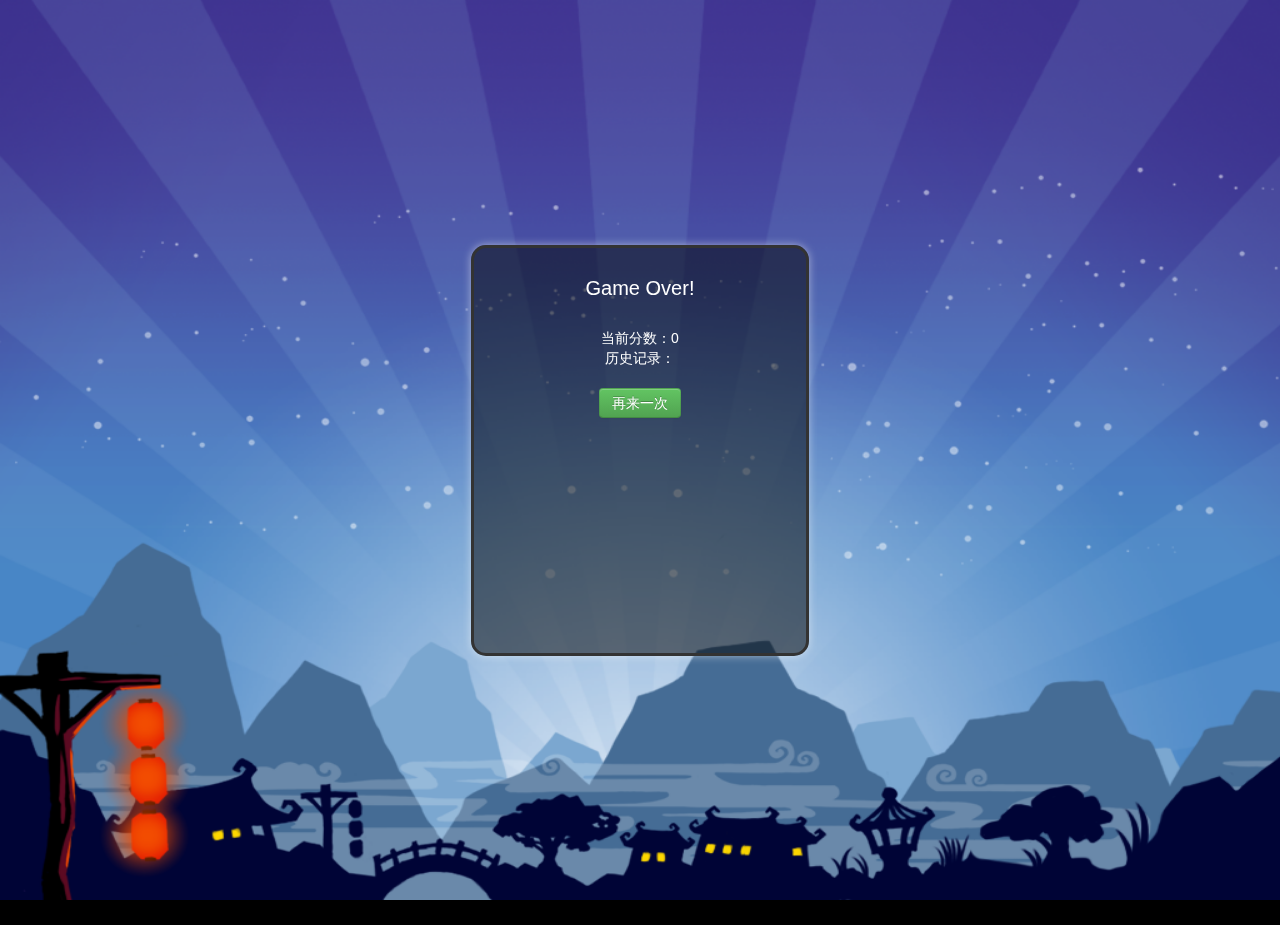
<file: kupao/index.html>
<!doctype html>
<html lang="en">
<head>
    <meta charset="UTF-8">
    <title>Document</title>
    <link rel="stylesheet" href="css/iconfont.css">
    <script src="js/jquery.js"></script>
    <link rel="stylesheet" href="css/bootstrap.min.css">
    <link rel="stylesheet" href="css/run.css">
    <script src="js/hitPix.js"></script>
    <script src="js/game.js"></script>
    <script src="js/run.js"></script>
</head>
<body>
<audio src="audio/beijing.mp3" class="runa" loop></audio>
<audio src="audio/zhuangche.wav" class="hita"></audio>
<audio src="audio/zidan.wav" class="zidana"></audio>
<audio src="audio/qitiao.wav" class="jumpa"></audio>
<div class="over1 text-center">
    <div class="game">Game Over!</div>
    当前分数：<span class="scoreEle">0</span><br>
    历史记录：
    <ul>

    </ul>
    <button type="button" class="btn btn-success again">再来一次</button>
</div>
<div class="zhezhao">
    <div class="life">
        <div class="pres">3</div>
    </div>
    <br>
    <div class="jifen">0</div>
</div>
<div class="title">
</div>
<div class="start">
    <div id="start_text"></div>
</div>
<div class="cover"></div>

<canvas>

</canvas>
<img src="img/person/run1.png" alt="" class="run" hidden>
<img src="img/person/run2.png" alt="" class="run" hidden>
<img src="img/person/run3.png" alt="" class="run" hidden>
<img src="img/person/run4.png" alt="" class="run" hidden>
<img src="img/person/run5.png" alt="" class="run" hidden>
<img src="img/person/run6.png" alt="" class="run" hidden>
<img src="img/person/run7.png" alt="" class="run" hidden>
<img src="img/person/run8.png" alt="" class="run" hidden>
<!--障碍物-->
<img src="img/hinder/g.png" alt="" class="finder" hidden>
<img src="img/hinder/js.png" alt="" class="finder" hidden>
<img src="img/hinder/tb.png" alt="" class="finder" hidden>
<img src="img/hinder/js.png" alt="" class="finder" hidden>


<img src="img/zidan.png" alt="" class="zhi" hidden>
<img src="img/person/jump.png" alt="" class="jump" hidden>
</body>
</html>
</file>
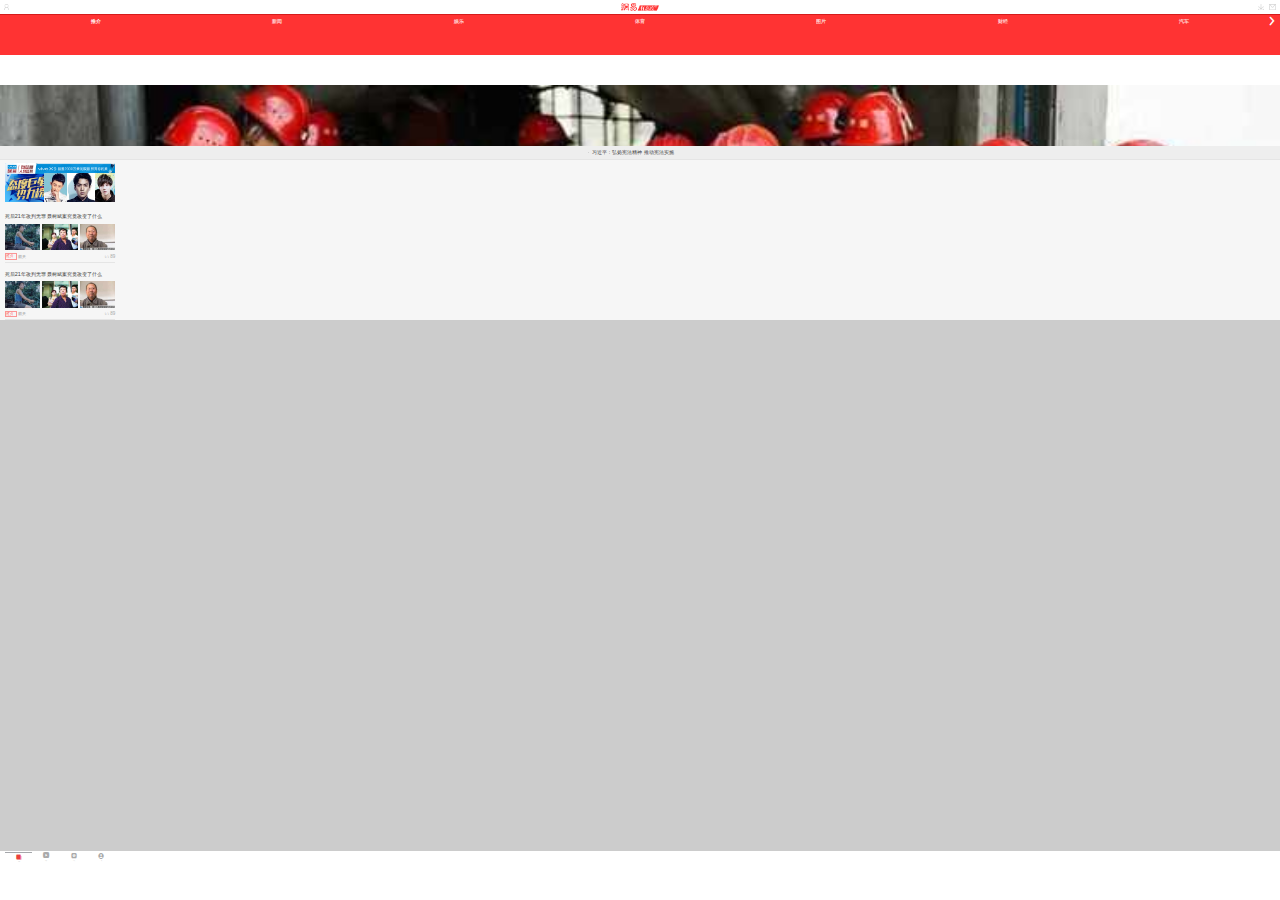
<file: wangyi/index.html>
<!DOCTYPE html>
<html>
	<head>
		<meta charset="UTF-8">
		<meta name="x5-orientation" content="portrait" /> 
		<meta name="x5-fullscreen" content="true" />
		<meta name="format-detection" content="telephone=no, email=no" />

	    <meta name="viewport" content="width=device-width,initial-scale=1,minimum-scale=1,maximum-scale=1,user-scalable=no" />
		<title>首页</title>
		<link rel="stylesheet" href="css/iconfont.css" />
		<link rel="stylesheet" href="css/bace.css" />
		<link rel="stylesheet" href="css/swiper.min.css" />
		<link rel="stylesheet" href="css/index.css" />
		<script src="js/iscroll.js"></script>
		<script src="js/zepto.js"></script>
		<script src="js/swiper.jquery.min.js"></script>
		<script src="js/bace.js"></script>
		<script src="js/index.js"></script>
	</head>
	<body onload="loaded()">
		<!--头部-->
		<header id="header">
			<div class="header-top">
				<div class="user"></div>
				<div class="logo"></div>
				<a href="javascript:;">
					<div class="downLoad"></div>
				</a>
				<a href="javascript:;">
					<div class="email"></div>
				</a>
			</div>
			<div class="mian-content">
					<div class="nav-warp">
						<nav class="nav">
							<a href="javascript:;">推介</a>
							<a href="list.html">新闻</a>
							<a href="javascript:;">娱乐</a>
							<a href="javascript:;">体育</a>
							<a href="javascript:;">图片</a>
							<a href="javascript:;">财经</a>
							<a href="javascript:;">汽车</a>
						</nav>
						<div class="nav-next iconfont icon-next"></div>
					</div>
		</header>
		<!--内容-->
		<div id="wrapper" style="top:85px">
	        <div id="scroller">
					<div class="content-inner">
						<div class="swiper-container">
							<div class="swiper-wrapper">
								<div class="swiper-slide">
									<a href="javascript:;">
										<img src="img/1.jpg" alt="" />
									</a>
								</div>
								<div class="swiper-slide">
									<a href="javascript:;">
										<img src="img/2.jpg" alt="" />
									</a>
								</div>
								<div class="swiper-slide">
									<a href="javascript:;">
										<img src="img/3.jpg" alt="" />
									</a>
								</div>
								<div class="swiper-slide">
									<a href="javascript:;">
										<img src="img/4.jpg" alt="" />
									</a>
								</div>
								<div class="swiper-slide">
									<a href="javascript:;">
										<img src="img/5.jpg" alt="" />
									</a>
								</div>
							</div>
					        <div class="swiper-pagination"></div>
						</div>
						<div class="content-area">
							<section class="text-warp">
								<a href="javascript:;">
									<p class="item-text">习近平：弘扬宪法精神 推动宪法实施</p>
								</a>
							</section>
							<section class="gunggao">
								<div class="guangbg"></div>
								<ul class="ranklist">
									<li>
										<img src="img/gao1.jpg" alt="" />
									</li>
									<li>
										<img src="img/gao2.jpg" alt="" />
									</li>
									<li>
										<img src="img/gao3.jpg" alt="" />
									</li>
								</ul>
							</section>
							<section class="list-item">
								<a href="javascript:;">
									<div class="item-title">
										死后21年改判无罪 聂树斌案究竟改变了什么
									</div>
									<div class="item-pic">
										<div class="item-pic-warp">
											<img src="img/it1.jpg" alt="" />
											<img src="img/it2.jpg" alt="" />
											<img src="img/it3.jpg" alt="" />
										</div>
									</div>
									<div class="item-info">
										<div class="item-info-l">
											<span class="item-info-marke">
												推介
											</span>
											<span class="item-info-time">
												前天
											</span>
										</div>
										<div class="item-info-r">
											<span class="iconfont icon-usermsg"></span>89</div>
									</div>
								</a>
							</section>
<section class="list-item">
								<a href="javascript:;">
									<div class="item-title">
										死后21年改判无罪 聂树斌案究竟改变了什么
									</div>
									<div class="item-pic">
										<div class="item-pic-warp">
											<img src="img/it1.jpg" alt="" />
											<img src="img/it2.jpg" alt="" />
											<img src="img/it3.jpg" alt="" />
										</div>
									</div>
									<div class="item-info">
										<div class="item-info-l">
											<span class="item-info-marke">
												推介
											</span>
											<span class="item-info-time">
												前天
											</span>
										</div>
										<div class="item-info-r">
											<span class="iconfont icon-usermsg"></span>89</div>
									</div>
								</a>
							</section>
		
						</div>
					</div>
				</div>
			</div>
		</div>
		<footer id="footer">
			<ul class="footer-warp">
				<li class="footer-active">
					<div class="iconfont icon-xinwen"></div>
					<p>新闻</p>
				</li>
				<li>
					<div class="iconfont icon-zhibodiba2"></div>
					<p>直播</p>
				</li>
				<li>
					<div class="iconfont icon-icon00105"></div>
					<p>话题</p>
				</li>
				<li>
					<a href="mycenter.html">
						<div class="iconfont icon-wode""></div>
					    <p>我</p>
					</a>
				</li>
			</ul>
		</footer>
	</body>
	<script type="text/javascript">

var myScroll;

function loaded () {
	myScroll = new IScroll('#wrapper', { mouseWheel: true,bounce:false });
}

document.addEventListener('touchmove', function (e) { e.preventDefault(); }, false);

</script>
</html>
</file>
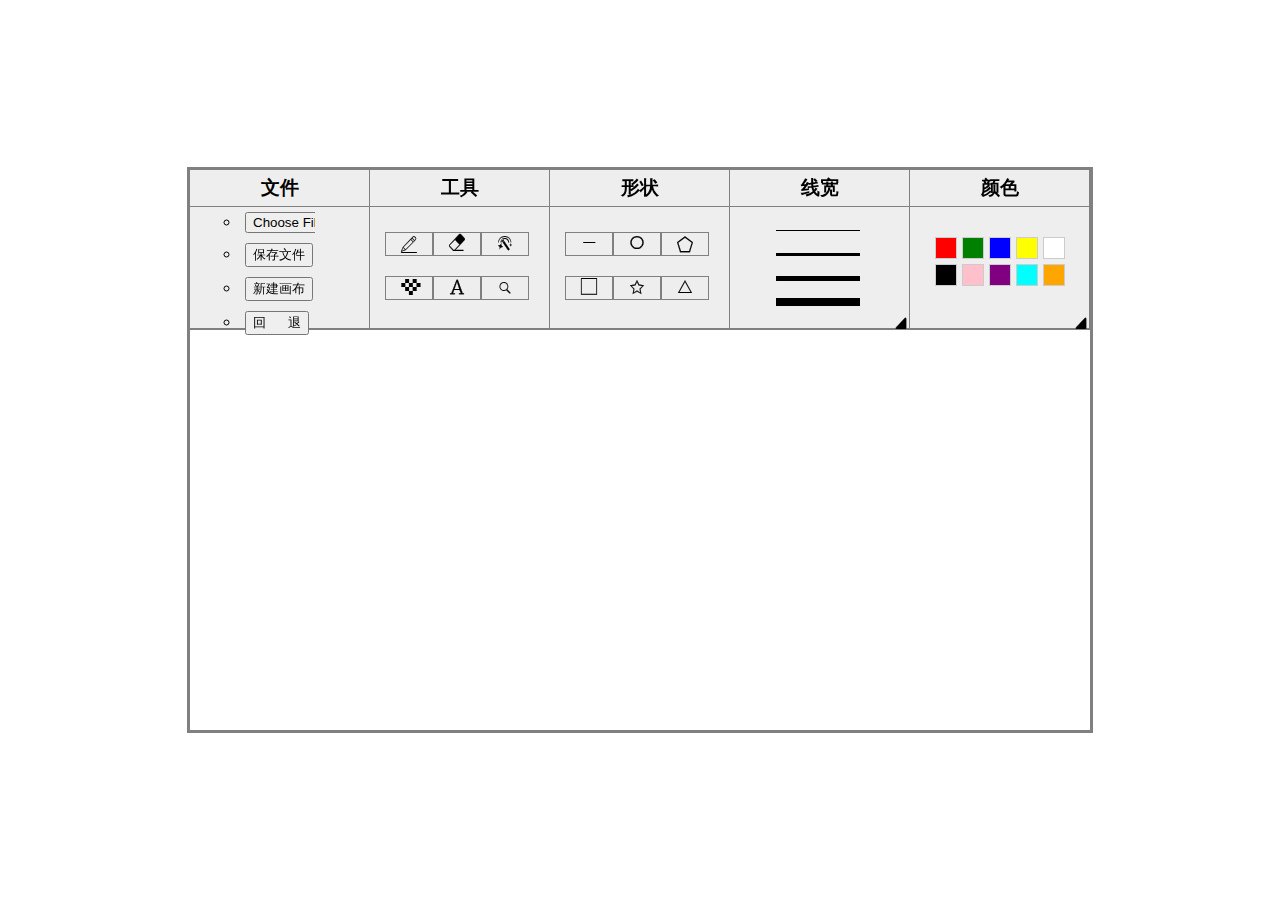
<file: huaban/canvas.html>
<!doctype html>
<html lang="en">
<head>
    <meta charset="UTF-8">
    <meta name="viewport"
          content="width=device-width, user-scalable=no, initial-scale=1.0, maximum-scale=1.0, minimum-scale=1.0">
    <meta http-equiv="X-UA-Compatible" content="ie=edge">
    <link rel="stylesheet" href="css/iconfont.css">
    <title>Document</title>
</head>
<style>
    body,ul,li,h3,i{
        margin:0;
        padding:0;
        list-style:none;
        font-style: normal;
    }
    .canvasBox{
        width:900px;
        height:560px;
        position:fixed;
        left:50%;
        top:50%;
        transform:translate(-50%,-50%);
        border:3px solid #808080;
    }
    .head{
        width:100%;
        height:160px;
        border-bottom:2px solid #808080;
        background:#EEEEEE;
        box-sizing:border-box;
    }
    .content{
        width:100%;
        height:400px;
        position:relative;
    }
    .copy{
        width:100%;
        height:100%;
        position:absolute;
        left:0;
        top:0;
        z-index:999;
    }
    .xp,.zt{
        /*width:15px;*/
        /*height:15px;*/
        position:absolute;
        left:0;
        top:0;
        display:none;
        z-index:99;
    }
    .canvasBox>ul>li{
        float:left;
        width:20%;
        height:100%;
        border-right:1px solid #808080;
        box-sizing:border-box;
    }
    .canvasBox ul li h3{
        padding:5px 0;
        text-align:center;
        border-bottom:1px solid #808080;
    }
    .wenjian{
        padding-left:50px;
    }
    .wenjian li{
        padding:5px;
        list-style-type: circle;
    }
    #file{
        width:70px;
    }
    .head li:nth-child(2) ul,.head li:nth-child(3) ul{
        padding:15px;
    }
    .head li:nth-child(2) ul li,.head li:nth-child(3) ul li{
        width:16px;
        float:left;
        border:1px solid #808080;
        padding:2px 15px;
        margin:10px 0;
        transition:border 0.5s linear;
    }
    .head li:nth-child(2) ul li:hover,.head li:nth-child(3) ul li:hover{
        border:1px solid red;
    }
    .head li:nth-child(4) ul{
        height:90px;
        padding:10px;
        padding-left:25px;
    }
    .head li:nth-child(4) ul li{
        /*width:70px;*/
        float:left;
        padding:2px 10px;
        transition:border 0.5s linear;
        border:1px solid #EEEEEE;
    }
    .head li:nth-child(4) ul li:hover{
        border:1px solid red;
    }
    .head li:nth-child(5) ul{
        padding-top:30px;
        padding-left:20px;
        height:80px;
    }
    .head li:nth-child(5) ul li{
        /*width:70px;*/
        float:left;
        width:20px;
        height:20px;
        margin-left:5px;
        margin-bottom:5px;
        transition:border 0.5s linear;
        border:1px solid rgb(204,204,204);
    }
    .head li:nth-child(5) ul li:hover{
        border:1px solid red;
    }
    .color_next{
        position:relative;
        width:100%;
        height:18px;
    }
    .color_next i {
        display:block;
        float: right;
        margin-right:2px;
        cursor:pointer;
    }
    .color_next_inner{
        position:absolute;
        left:0;
        top:16px;
        width:100%;
        border:1px solid #ccc;
        background:#ccc;
        display: none;
        z-index: 10000;
    }
    .color_next_inner div{
        vertical-align: middle;
        margin-top:3px;
        margin-left:20px;
    }
    input[type="color"] { width:44px;
        height:23px; border: 0; padding: 0;
        background-color: #eee;
        vertical-align: middle
    }
    ::-webkit-color-swatch-wrapper {
        border: 1px solid #777;
        background-image: -webkit-gradient(linear, 0 0, 100% 0,
        from(red),
        color-stop(15%, orange),
        color-stop(30%, yellow),
        color-stop(50%, green),
        color-stop(65%, darkcyan),
        color-stop(80%, blue),
        to(purple));
    }
    ::-webkit-color-swatch { height:21px; position:relative; left: 40px; top:-5px; }
</style>
<body>
<section class="canvasBox">
    <ul class="head">
        <li>
            <h3>文件</h3>
            <ul class="menus wenjian">
                <li>
                    <input type="file" id="file">
                </li>
                <li>
                    <button>保存文件</button>
                </li>
                <li>
                    <button>新建画布</button>
                </li>
                <li>
                    <button>回&nbsp;&nbsp;&nbsp;&nbsp;&nbsp;&nbsp;退</button>
                </li>
            </ul>
        </li>
        <li>
            <h3>工具</h3>
            <ul class="menus">
                <li data-role="pen" class="iconfont icon-bi"></li>
                <li id="xp" data-role="xp" class="iconfont icon-xiangpi"></li>
                <li id="blur" class="iconfont icon-gaosimohulvjing"></li>
                <li id="msk" class="iconfont icon-masaike"></li>
                <li id="zt" class="iconfont icon-ziti"></li>
                <li id="scale" class="iconfont icon-fangdajing"></li>
            </ul>
        </li>
        <li>
            <h3>形状</h3>
            <ul class="menus">
                <li data-role="line" class="iconfont icon-zhixian"></li>
                <li data-role="arc" class="iconfont icon-yuan"></li>
                <li data-role="bian" class="iconfont icon-iconfontwubianxing"></li>
                <li data-role="rect" class="iconfont icon-zhengfangxing"></li>
                <li data-role="jiao" class="iconfont icon-unie60d"></li>
                <li data-role="sanjiao" class="iconfont icon-yousanjiao-copy"></li>
            </ul>
        </li>
        <li>
            <h3>线宽</h3>
            <ul class="menus">
                <li data-role="1">
                    <img src="img/line1px.png" alt="" width="100" height="8"></li>
                <li data-role="3">
                <img src="img/line3px.png" alt="" width="100" height="8"></li>
                <li data-role="5">
                <img src="img/line5px.png" alt="" width="100" height="8"></li>
                <li data-role="8">
                <img src="img/line8px.png" alt="" width="100" height="8"></li>
            </ul>
            <div class="color_next">
                <i class="iconfont icon-icon-forward" style="font-size:12px"></i>
                <div class="color_next_inner">
                    <div>
                        <label for="num">线宽:</label>
                        <input type="number" id="num" style="vertical-align: middle;width:50px" min="1">
                    </div>
                </div>
            </div>
        </li>
        <li>
            <h3>颜色</h3>
            <ul class="menus color">
                <li data-role="red" style="background:red"></li>
                <li data-role="green" style="background:green"></li>
                <li data-role="blue" style="background:blue"></li>
                <li data-role="yellow" style="background:yellow"></li>
                <li data-role="white" style="background:white"></li>
                <li data-role="black" style="background:black"></li>
                <li data-role="pink" style="background:pink"></li>
                <li data-role="purple" style="background:purple"></li>
                <li data-role="cyan" style="background:cyan"></li>
                <li data-role="orange" style="background:orange"></li>
            </ul>
            <div class="color_next">
                <i class="iconfont icon-icon-forward" style="font-size:12px"></i>
                <div class="color_next_inner">
                    <div>
                        <label for="stroke">描边:</label>
                        <input type="color" id="stroke" style="vertical-align: middle">
                    </div>
                    <div>
                        <label for="fill">填充:</label>
                        <input type="color" id="fill">
                    </div>
                </div>
            </div>
        </li>
    </ul>
    <div class="content">
        <canvas width="900" height="400"></canvas>
        <div class="copy"></div>
        <div class="xp iconfont icon-xiangpica"></div>
        <div class="zt iconfont icon-ziti"></div>
    </div>
</section>
<script src="js/jquery-3.1.0.js"></script>
<script src="js/layer/layer.js"></script>
<script src="js/shape.js"></script>
<script src="js/canvas.js"></script>
</body>
</html>
</file>
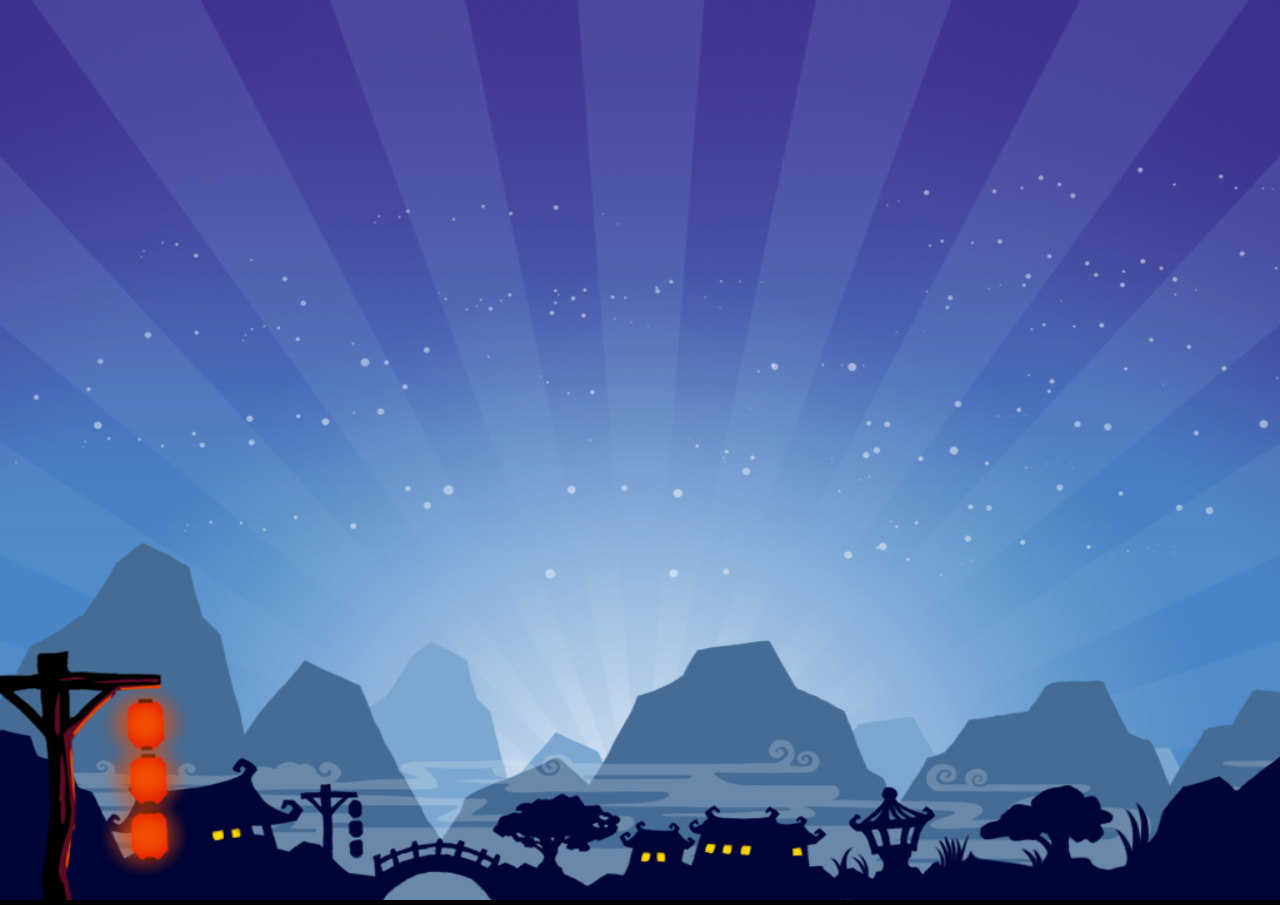
<file: run/run.html>
<!doctype html>
<html lang="en">
<head>
    <meta charset="UTF-8">
    <meta name="viewport"
          content="width=device-width, user-scalable=no, initial-scale=1.0, maximum-scale=1.0, minimum-scale=1.0">
    <meta http-equiv="X-UA-Compatible" content="ie=edge">
    <title>Document</title>
    <link rel="stylesheet" href="css/run.css">
    <link rel="stylesheet" href="css/bootstrap.min.css">
</head>
<body>
<audio src="audio/beijing.mp3" class="runa" loop></audio>
<audio src="audio/zhuangche.wav" class="hita"></audio>
<audio src="audio/zidan.wav" class="zidana"></audio>
<audio src="audio/qitiao.wav" class="jumpa"></audio>
<canvas></canvas>
<div class="title">
    <!--<h2 class="start_text"></h2>-->
    <!--<button id="start" class="btn btn-info btn-size">开始游戏</button>-->
</div>
<div class="start">
    <div id="start_text"></div>
</div>
<!--<div class="over text-center">-->
    <!--<div class="game">Game Over!</div>-->
    <!--当前分数：<span class="scoreEle">0</span><br>-->
    <!--历史记录：-->
    <!--<ul>-->

    <!--</ul>-->
    <!--<button type="button" class="btn btn-success again">再来一次</button>-->
<!--</div>-->
<!--<div class="zhezhao">-->
    <!--生命值：<div class="life">-->
    <!--<div class="pres"></div>-->
<!--</div>-->
    <!--<br>-->
    <!--成绩：-->
    <!--<span class="jifen">0</span>-->
<!--</div>-->
<div class="cover"></div>
<img src="img/run1.png" alt="" hidden class="run">
<img src="img/run2.png" alt="" hidden class="run">
<img src="img/run3.png" alt="" hidden class="run">
<img src="img/run4.png" alt="" hidden class="run">
<img src="img/jump.png" alt="" hidden class="jump">
<img src="img/g.png" alt="" hidden class="hinder">
<img src="img/tb.png" alt="" hidden class="hinder">
<img src="img/js.png" alt="" hidden class="hinder">
<img src="img/zidan.png" alt="" hidden class="zidan">
<script src="js/hitPix.js"></script>
<script src="js/game.js"></script>
<script src="js/index.js"></script>
</body>
</html>
</file>
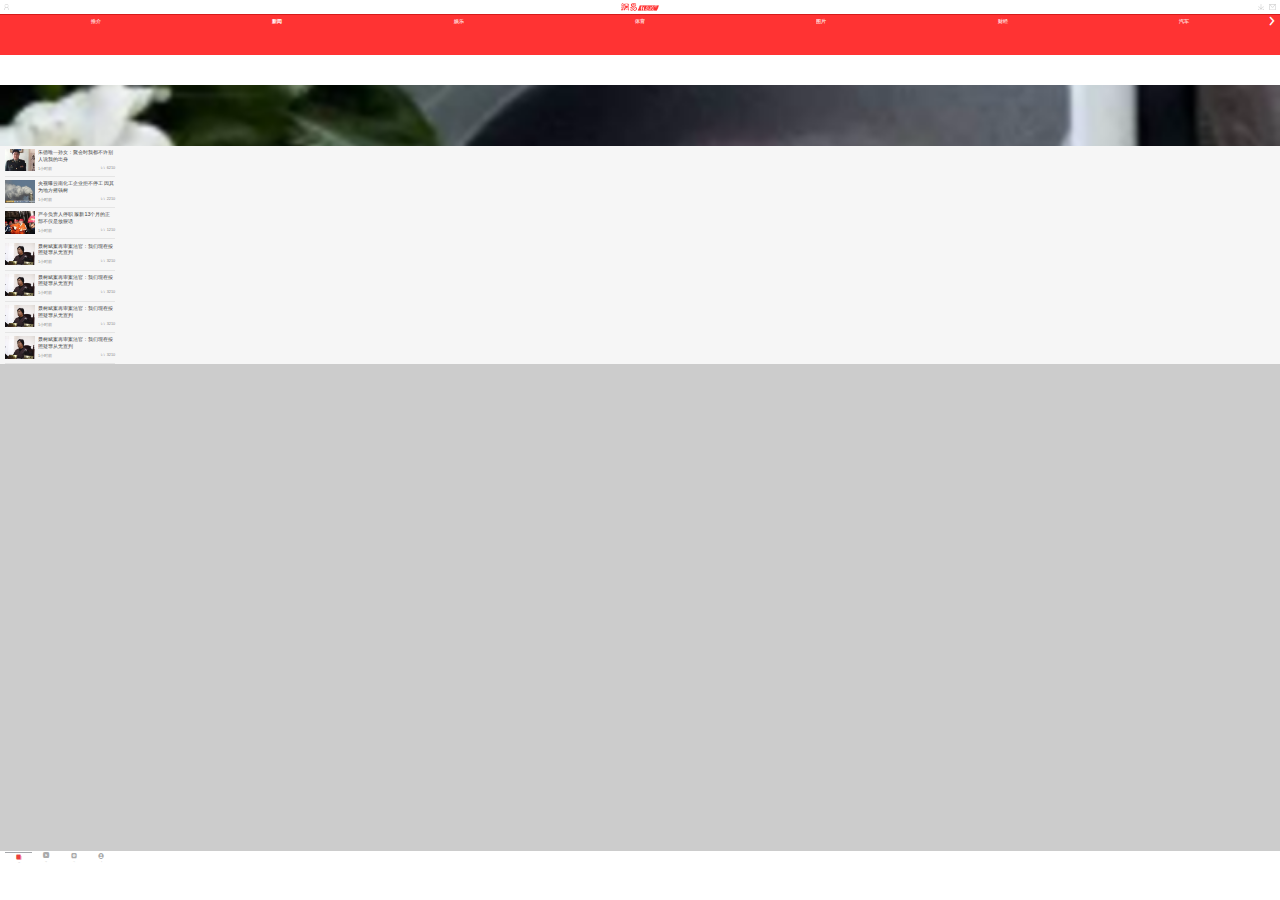
<file: wangyi/list.html>
<!DOCTYPE html>
<html>
	<head>
		<meta charset="UTF-8">
		<meta name="viewport" content="width=device-width,initial-scale=1,minimum-scale=1,maximum-scale=1,user-scalable=no" />
		<title>新闻列表页</title>
		<link rel="stylesheet" href="css/bace.css" />
		<link rel="stylesheet" href="css/iconfont.css" />
		<link rel="stylesheet" href="css/swiper.min.css" />
		<link rel="stylesheet" href="css/list.css" />
		<script src="js/iscroll.js"></script>
		<script src="js/bace.js"></script>
		<script src="js/zepto.js"></script>
		<script src="js/swiper.jquery.min.js"></script>
		<script src="js/list.js"></script>
	</head>
	<body onload="loaded()">
		<!--头部-->
		<header id="header" style="85px">
			<div class="header-top">
				<div class="user"></div>
				<div class="logo"></div>
				<a href="javascript:;">
					<div class="downLoad"></div>
				</a>
				<a href="javascript:;">
					<div class="email"></div>
				</a>
			</div>
			<div class="mian-content">
				<div class="nav-warp">
					<nav class="nav">
						<a href="index.html">推介</a>
						<a href="javascript:;">新闻</a>
						<a href="javascript:;">娱乐</a>
						<a href="javascript:;">体育</a>
						<a href="javascript:;">图片</a>
						<a href="javascript:;">财经</a>
						<a href="javascript:;">汽车</a>
					</nav>
					<div class="nav-next iconfont icon-next"></div>
				</div>
			</div>
		</header>
		<div id="wrapper" style="top:85px">
			<div id="scroller">
					<div class="content-inner">
						<div class="swiper-container">
							<div class="swiper-wrapper">
								<div class="swiper-slide">
									<a href="javascript:;">
										<img src="img/list1.jpg" alt="" />
									</a>
								</div>
								<div class="swiper-slide">
									<a href="javascript:;">
										<img src="img/list2.jpg" alt="" />
									</a>
								</div>
							</div>
					        <div class="swiper-pagination"></div>
						</div>
						<div class="list-content">
							<section class="list-item">
								<a href="show.html">
									<div class="list-img">
										<img src="img/list3.jpg" alt="" />
									</div>
									<div class="list-info">
										<div class="list-text">
											<span>朱德唯一孙女：聚会时我都不许别人说我的出身</span>
										</div>
										<div class="list-desc">
											<div class="list-desc-l">
												<span class="list-desc-time">1小时前</span>
											</div>
											<div class="list-desc-r">
												<span class="iconfont icon-usermsg"></span>6210
											</div>
										</div>
									</div>
								</a>
							</section>
							<section class="list-item">
								<a href="show.html">
									<div class="list-img">
										<img src="img/list4.jpg" alt="" />
									</div>
									<div class="list-info">
										<div class="list-text">
											<span>央视曝云南化工企业拒不停工 因其为地方摇钱树</span>
										</div>
										<div class="list-desc">
											<div class="list-desc-l">
												<span class="list-desc-time">1小时前</span>
											</div>
											<div class="list-desc-r">
												<span class="iconfont icon-usermsg"></span>2210
											</div>
										</div>
									</div>
								</a>
							</section>
							<section class="list-item">
								<a href="show.html">
									<div class="list-img">
										<img src="img/list5.jpg" alt="" />
									</div>
									<div class="list-info">
										<div class="list-text">
											<span>严令负责人停职 履新13个月的正部不仅是放狠话</span>
										</div>
										<div class="list-desc">
											<div class="list-desc-l">
												<span class="list-desc-time">1小时前</span>
											</div>
											<div class="list-desc-r">
												<span class="iconfont icon-usermsg"></span>1210
											</div>
										</div>
									</div>
								</a>
							</section>
							<section class="list-item">
								<a href="show.html">
									<div class="list-img">
										<img src="img/list6.jpg" alt="" />
									</div>
									<div class="list-info">
										<div class="list-text">
											<span>聂树斌案再审案法官：我们现在按照疑罪从无宣判</span>
										</div>
										<div class="list-desc">
											<div class="list-desc-l">
												<span class="list-desc-time">1小时前</span>
											</div>
											<div class="list-desc-r">
												<span class="iconfont icon-usermsg"></span>3210
											</div>
										</div>
									</div>
								</a>
							</section>
							<section class="list-item">
								<a href="show.html">
									<div class="list-img">
										<img src="img/list6.jpg" alt="" />
									</div>
									<div class="list-info">
										<div class="list-text">
											<span>聂树斌案再审案法官：我们现在按照疑罪从无宣判</span>
										</div>
										<div class="list-desc">
											<div class="list-desc-l">
												<span class="list-desc-time">1小时前</span>
											</div>
											<div class="list-desc-r">
												<span class="iconfont icon-usermsg"></span>3210
											</div>
										</div>
									</div>
								</a>
							</section>
							<section class="list-item">
								<a href="show.html">
									<div class="list-img">
										<img src="img/list6.jpg" alt="" />
									</div>
									<div class="list-info">
										<div class="list-text">
											<span>聂树斌案再审案法官：我们现在按照疑罪从无宣判</span>
										</div>
										<div class="list-desc">
											<div class="list-desc-l">
												<span class="list-desc-time">1小时前</span>
											</div>
											<div class="list-desc-r">
												<span class="iconfont icon-usermsg"></span>3210
											</div>
										</div>
									</div>
								</a>
							</section>
							<section class="list-item">
								<a href="show.html">
									<div class="list-img">
										<img src="img/list6.jpg" alt="" />
									</div>
									<div class="list-info">
										<div class="list-text">
											<span>聂树斌案再审案法官：我们现在按照疑罪从无宣判</span>
										</div>
										<div class="list-desc">
											<div class="list-desc-l">
												<span class="list-desc-time">1小时前</span>
											</div>
											<div class="list-desc-r">
												<span class="iconfont icon-usermsg"></span>3210
											</div>
										</div>
									</div>
								</a>
							</section>
						</div>
					</div>
			</div>
		</div>
		<footer id="footer">
			<ul class="footer-warp">
				<li class="footer-active">
					<a href="list.html">
						<div class="iconfont icon-xinwen"></div>
					    <p>新闻</p>
					</a>
				</li>
				<li>
					<div class="iconfont icon-zhibodiba2"></div>
					<p>直播</p>
				</li>
				<li>
					<div class="iconfont icon-icon00105"></div>
					<p>话题</p>
				</li>
				<li>
					<a href="mycenter.html">
						<div class="iconfont icon-wode""></div>
					     <p>我</p>
					</a>
				</li>
			</ul>
		</footer>
	</body>
	<script type="text/javascript">

var myScroll;

function loaded () {
	myScroll = new IScroll('#wrapper', { mouseWheel: true,bounce:false });
}

document.addEventListener('touchmove', function (e) { e.preventDefault(); }, false);

</script>
</html>
</file>
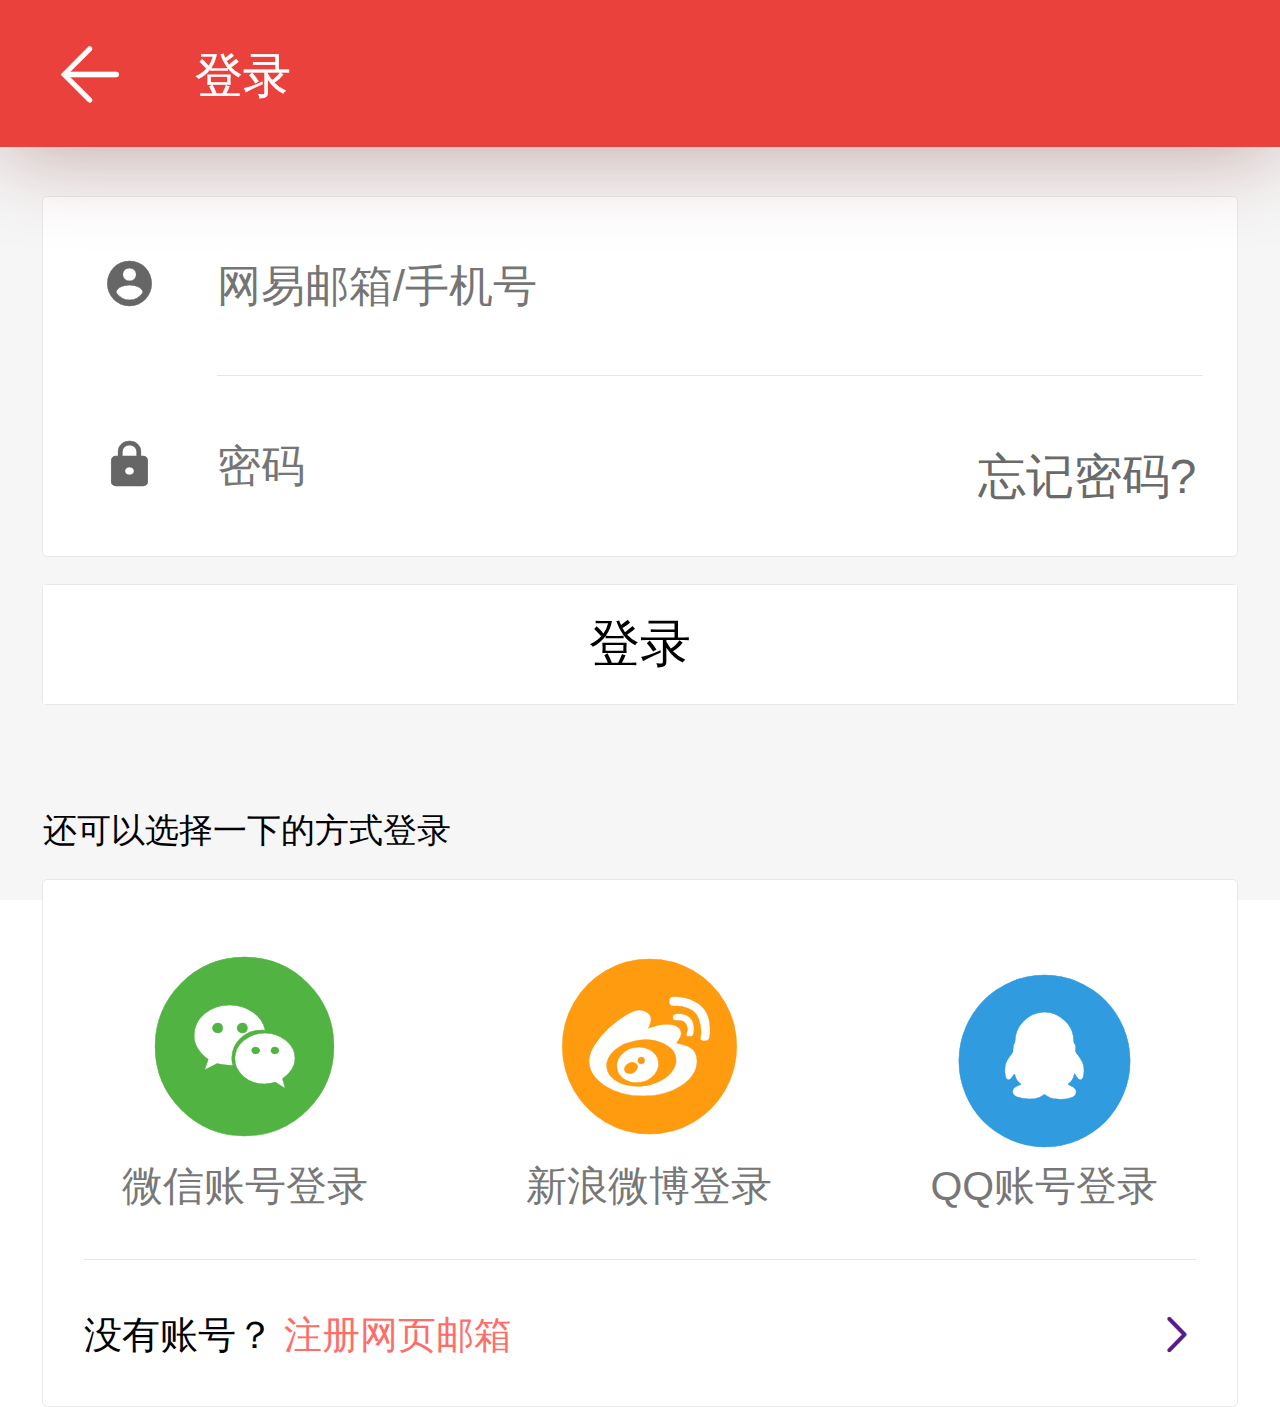
<file: wangyi/login.html>
<!DOCTYPE html>
<html>
	<head>
		<meta charset="UTF-8">
		<title>登录页</title>
		<link rel="stylesheet" href="css/bace.css" />
		<link rel="stylesheet" href="css/iconfont.css" />
	    <script src="js/bace.js"></script>
	    <script src="js/reg.js"></script>
	</head>
	<style>
		body,html{
		width:100%;
		height:100%;
	}
		header{
			width:100%;
			height:0.86rem;
			background:#EB413D;
			box-shadow: 0 0.05rem 0.5rem #C5A9A9;
			color:#fff;
			display:flex;
			align-items: center;
			position: fixed;
			z-index: 99999;
		}
		header .icon-fanhuiicon:before{
			font-size:0.34rem;
		}
		header div{
			box-sizing: border-box;
			padding-left:0.36rem;
		}
		header div span{
			padding-left:0.4rem;
			font-size:0.28rem;
		}
		section{
			width:100%;
			height:100%;
			background:#F6F6F6;
			display: flex;
		}
		section form{
			width:100%;
		}
		.infoArea,.submit,.loginArea{
			width:7rem;
			height:2.1rem;
			border:1px solid #E7E7E7;
			margin:0 auto;
			margin-top:1.15rem;
			background:#fff;
			border-radius:0.03rem;
		}
		.user,.pass{
			width:100%;
			height:50%;
			display: flex;
			position: relative;
		}
		.user label,.pass label{
			width:15%;
			display: flex;
			justify-content: center;
		}
		.user label:before,.pass label:before{
			font-size:0.3rem;
			color:#666666;
			align-self:center;
		}
		.user input[type=text],.pass input[type=password]{
			width:85%;
			height:100%;
			border:none;
			outline:none;
			font-size:0.26rem;
			border-bottom:1px solid #E7E7E7;
			margin-right:0.2rem;
			box-sizing:border-box;
		}
        .pass input[type=password]	{
        	border-bottom:none;
        }
        .pass a{
        	position: absolute;
        	font-size:0.28rem;
        	right:0.24rem;
        	top:0.4rem;
        	color:#6A6A6A;
        }
        .submit{
        	margin-top:0.16rem;
        	height:0.7rem;
        	display: flex;
        }
        .submit input[type=submit]{
        	border:none;
        	outline:none;
        	background:#fff;
        	font-size:0.3rem;
        	text-align:center;
        	width:100%;
        	height:100%;
        }
        .loginText{
        	width:7rem;
			margin:0 auto;
			margin-top:0.6rem;
			font-size:0.2rem;
        }
        .loginArea{
        	margin-top:0.15rem;
        	height:3.08rem;
        }
        .login-menu{
        	height:2.22rem;
        	display: -webkit-box;
        	display: flex;
        	justify-content: space-around;
        }
        .login-list{
        	display: flex;
        	flex-direction: column;
        	align-items: center;
        	padding-top:0.4rem;
        	box-sizing: border-box;
        }
        .login-list div{
        	text-align:center;
        }
        .login-list div:before{
        	font-size:1.05rem;
        }
        .login-menu .login-list:nth-child(1) div:before{
        	color:#51b341;
        }
        .login-menu .login-list:nth-child(2) div:before{
        	color:#ff9b0f;
        }
        .login-menu .login-list:nth-child(3) div:before{
        	color:#309bdf;
        }
        .login-list span{
        	font-size:0.24rem;
        	color:#787777;
        	font-weight: 400;
        }
        .login-reg{
        	height:0.24rem;
        	font-size:0.22rem;
        	padding:0.3rem 0;
        	margin:0 0.24rem;
        	border-top:1px solid #E7E7E7;
        }
        .login-reg a:nth-child(1){
        	color:#ff6d69;
        
        }
        .login-reg a:nth-child(2){
          float: right;
        }	
        .login-reg a:nth-child(2):before{
          font-size:0.22rem;
          transform:rotateY(90deg);
        }																																																																																																																																																																																																																																																							
	</style>
	<body>
		<header>
			<div class="iconfont icon-fanhuiicon">
				<span>登录</span></div>
		</header>
		<section>
			<form action="">
				<div class="infoArea">
					<div class="user">
					    <label for="user" class="iconfont icon-wode"></label>
					    <input type="text" id="user" placeholder="网易邮箱/手机号"/>
					</div>
					<div class="pass">
						<label for="pass" class="iconfont icon-mima"></label>
					    <input type="password" id="pass" placeholder="密码"/>
					    <a href="javascript:;">忘记密码?</a>
					</div>
				</div>
				<div class="submit">
					<input type="submit" value="登录"/>
				</div>
				<p class="loginText">还可以选择一下的方式登录</p>
				<div class="loginArea">
					<div class="login-menu">
						<div class="login-list">
							<div class="iconfont icon-qietu08"></div>
							<span>微信账号登录</span>
						</div>
						<div class="login-list">
							<div class="iconfont icon-xinlang1"></div>
							<span>新浪微博登录</span>
						</div>
						<div class="login-list">
							<div class="iconfont icon-qq"></div>
							<span>QQ账号登录</span>
						</div>
					</div>
					<div class="login-reg">
						没有账号？ <a href="javascript:;">注册网页邮箱</a><a href="" class="iconfont icon-next"></a>
					</div>
				</div>
			</form>
		</section>
	</body>
</html>
</file>
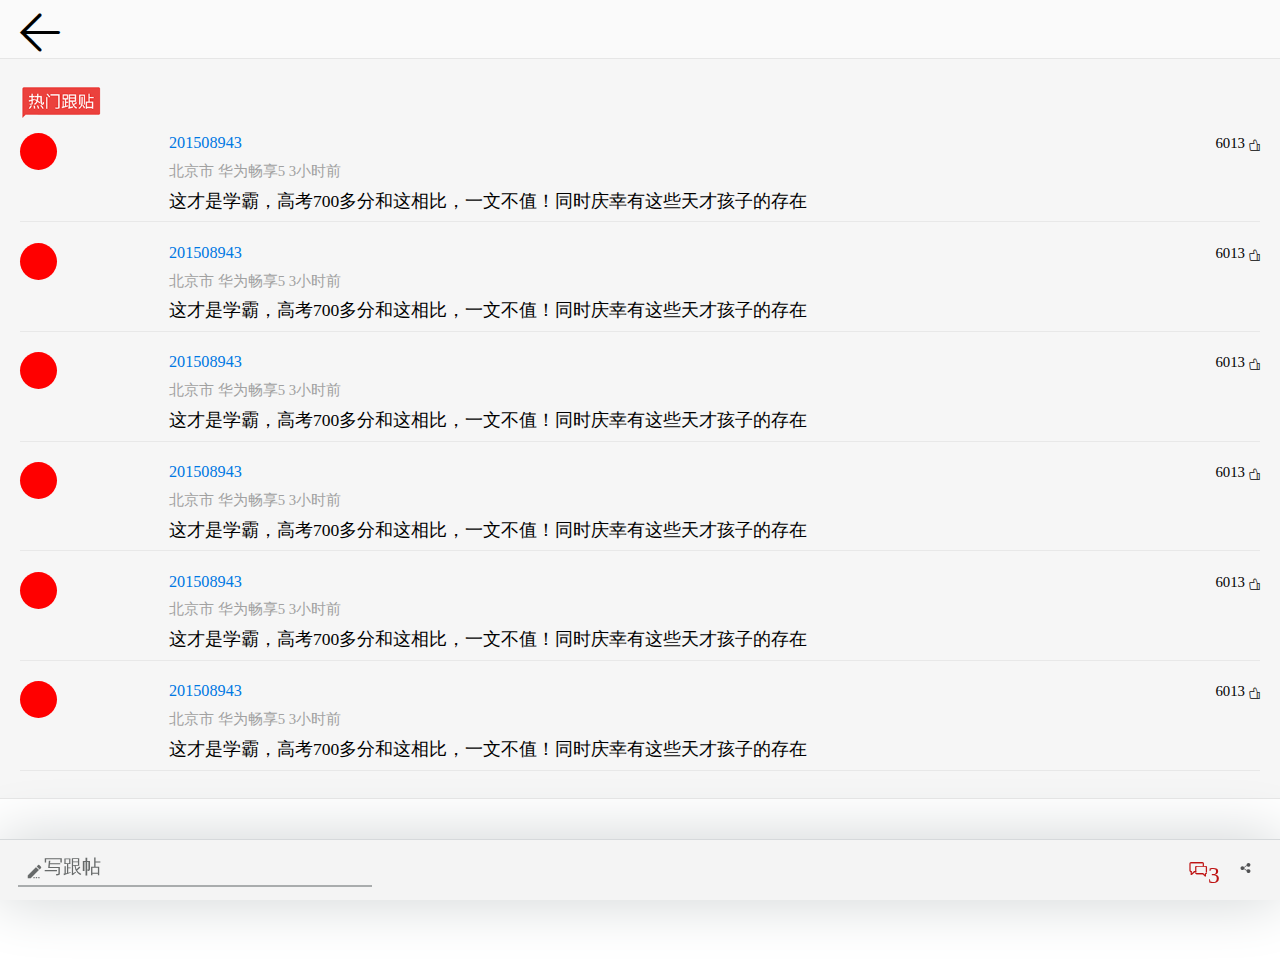
<file: wangyi/message.html>
<!doctype html>
<html lang="en">
<head>
    <meta charset="UTF-8">
    <meta name="viewport"
          content="width=device-width, user-scalable=no, initial-scale=1.0, maximum-scale=1.0, minimum-scale=1.0">
    <meta http-equiv="X-UA-Compatible" content="ie=edge">
    <title>留言</title>
    <link rel="stylesheet" href="css/show.css">
    <link rel="stylesheet" href="css/iconfont.css">
    <script src="js/show.js"></script>
</head>
<body>
<header id="xqHeader"style="border-bottom:1px solid #E6E6E6">
    <div class="return iconfont icon-fanhuiicon"></div>
</header>
<div class="footer">
    <div class="box">
        <div class="write iconfont icon-wuhuifu"></div>
        <div class="writetxt">写跟帖</div>
        <div class="sharef iconfont icon-iconziti17"></div>
        <div class="huifu">
            <div class="xinxi iconfont icon-usermsg " style="font-size:0.22rem;color:#be1212"></div>
            3
        </div>
        <div class="fline "></div>
    </div>
</div>
<article>
   <div class="remen">
   	   <img src="img/geng_03.png" alt="" />
   </div>
   <section class="message">
	   	<div class="message_touxiang">
	   		 <div class="message_pic"></div>
	   	</div>
   	    <div class="message_xinxi">
   	    	<div class="message_title">
   	    		<div class="messgae_title_l">201508943</div>
   	    		<div class="message_title_r">
   	    			6013
   	    			<span class="iconfont icon-icon"></span>
   	    		</div>
   	    	</div>
   	    	<div class="message_dizhi">
   	    		<span>北京市</span>
   	    		<span>华为畅享5</span>
   	    		<span>3小时前</span>
   	    	</div>
   	    	<div class="message-text">
   	    		这才是学霸，高考700多分和这相比，一文不值！同时庆幸有这些天才孩子的存在
   	    	</div>
   	    </div>
   </section>
    <section class="message">
	   	<div class="message_touxiang">
	   		 <div class="message_pic"></div>
	   	</div>
   	    <div class="message_xinxi">
   	    	<div class="message_title">
   	    		<div class="messgae_title_l">201508943</div>
   	    		<div class="message_title_r">
   	    			6013
   	    			<span class="iconfont icon-icon"></span>
   	    		</div>
   	    	</div>
   	    	<div class="message_dizhi">
   	    		<span>北京市</span>
   	    		<span>华为畅享5</span>
   	    		<span>3小时前</span>
   	    	</div>
   	    	<div class="message-text">
   	    		这才是学霸，高考700多分和这相比，一文不值！同时庆幸有这些天才孩子的存在
   	    	</div>
   	    </div>
   </section>
    <section class="message">
	   	<div class="message_touxiang">
	   		 <div class="message_pic"></div>
	   	</div>
   	    <div class="message_xinxi">
   	    	<div class="message_title">
   	    		<div class="messgae_title_l">201508943</div>
   	    		<div class="message_title_r">
   	    			6013
   	    			<span class="iconfont icon-icon"></span>
   	    		</div>
   	    	</div>
   	    	<div class="message_dizhi">
   	    		<span>北京市</span>
   	    		<span>华为畅享5</span>
   	    		<span>3小时前</span>
   	    	</div>
   	    	<div class="message-text">
   	    		这才是学霸，高考700多分和这相比，一文不值！同时庆幸有这些天才孩子的存在
   	    	</div>
   	    </div>
   </section>
    <section class="message">
	   	<div class="message_touxiang">
	   		 <div class="message_pic"></div>
	   	</div>
   	    <div class="message_xinxi">
   	    	<div class="message_title">
   	    		<div class="messgae_title_l">201508943</div>
   	    		<div class="message_title_r">
   	    			6013
   	    			<span class="iconfont icon-icon"></span>
   	    		</div>
   	    	</div>
   	    	<div class="message_dizhi">
   	    		<span>北京市</span>
   	    		<span>华为畅享5</span>
   	    		<span>3小时前</span>
   	    	</div>
   	    	<div class="message-text">
   	    		这才是学霸，高考700多分和这相比，一文不值！同时庆幸有这些天才孩子的存在
   	    	</div>
   	    </div>
   </section>
    <section class="message">
	   	<div class="message_touxiang">
	   		 <div class="message_pic"></div>
	   	</div>
   	    <div class="message_xinxi">
   	    	<div class="message_title">
   	    		<div class="messgae_title_l">201508943</div>
   	    		<div class="message_title_r">
   	    			6013
   	    			<span class="iconfont icon-icon"></span>
   	    		</div>
   	    	</div>
   	    	<div class="message_dizhi">
   	    		<span>北京市</span>
   	    		<span>华为畅享5</span>
   	    		<span>3小时前</span>
   	    	</div>
   	    	<div class="message-text">
   	    		这才是学霸，高考700多分和这相比，一文不值！同时庆幸有这些天才孩子的存在
   	    	</div>
   	    </div>
   </section>
    <section class="message">
	   	<div class="message_touxiang">
	   		 <div class="message_pic"></div>
	   	</div>
   	    <div class="message_xinxi">
   	    	<div class="message_title">
   	    		<div class="messgae_title_l">201508943</div>
   	    		<div class="message_title_r">
   	    			6013
   	    			<span class="iconfont icon-icon"></span>
   	    		</div>
   	    	</div>
   	    	<div class="message_dizhi">
   	    		<span>北京市</span>
   	    		<span>华为畅享5</span>
   	    		<span>3小时前</span>
   	    	</div>
   	    	<div class="message-text">
   	    		这才是学霸，高考700多分和这相比，一文不值！同时庆幸有这些天才孩子的存在
   	    	</div>
   	    </div>
   </section>
</article>
</body>
</html>
</file>
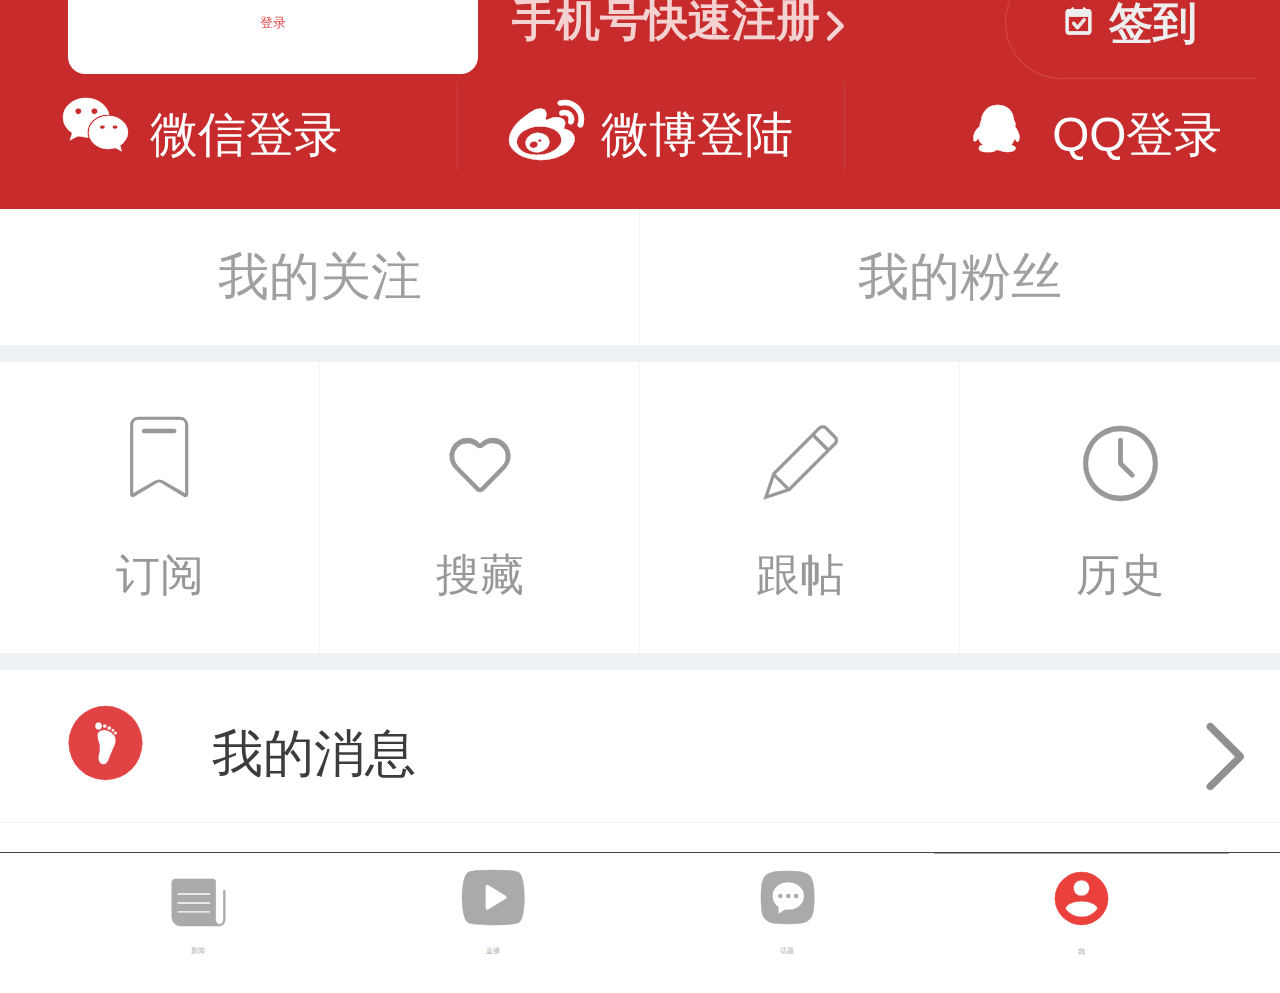
<file: wangyi/mycenter.html>
<!DOCTYPE html>
<html>
	<head>
		<meta charset="UTF-8">
		<meta name="viewport" content="width=device-width,initial-scale=1,minimum-scale=1,maximum-scale=1,user-scalable=no" />
		<title>个人中心</title>
		<link rel="stylesheet" href="css/bace.css" />
		<link rel="stylesheet" href="css/iconfont.css" />
		<script src="js/bace.js"></script>
		<script src="js/iscroll.js"></script>
		<script type="text/javascript">

var myScroll;

function loaded () {
	resize(750);
	myScroll = new IScroll('#wrapper', { mouseWheel: true });
}

document.addEventListener('touchmove', function (e) { e.preventDefault(); }, false);

</script>
<style>
	* {
	-webkit-box-sizing: border-box;
	-moz-box-sizing: border-box;
	box-sizing: border-box;
}

html {
	-ms-touch-action: none;
}

body,ul,li {
	padding: 0;
	margin: 0;
	border: 0;
}

body {
	font-family: ubuntu, helvetica, arial;
	overflow: hidden; /* this is important to prevent the whole page to bounce */
}

#header {
	position: absolute;
	z-index: 2;
	top: 0;
	left: 0;
	width: 100%;
	height: 45px;
	line-height: 45px;
	background: #C72B2C;
	padding: 0;
	color: #eee;
	font-size: 0.26rem;
	text-align: center;
	font-weight: bold;
	display: -webkit-box;
	display: flex;
	align-items:center;
}
#header button{
	width:2.4rem;
	height:0.6rem;
	background:#fff;
	border:none;
	outline: none;
	border-radius:0.1rem;
	margin-left:0.4rem;
	color:#E24747;
}
#header a{
	margin-left:0.2rem;
	font-size:0.26rem;
	color:#F4D2D2;
}
#header a span:before{
	font-size:0.18rem;
}
#header .qiandao{
	width:1.48rem;
	height:0.66rem;
	border-left:1px solid #D64B3E;
	border-top:1px solid #D64B3E;
	border-bottom:1px solid #D64B3E;
	margin-left:0.9rem;
	border-radius:0.5rem 0 0 0.5rem;
	display: -webkit-box;
	display: flex;
	justify-content: center;
	align-items: center;
}
#header .qiandao span{
	align-self: center;
	margin-right:0.1rem;
}
#footer {
	position: absolute;
	z-index: 2;
	bottom: 0;
	left: 0;
	width: 100%;
	height: 48px;
	background: #FFFFFF;
	padding: 0;
	border-top: 1px solid #444;
}

#wrapper {
	position: absolute;
	z-index: 1;
	top: 45px;
	bottom: 48px;
	left: 0;
	width: 100%;
	background: #EEF1F5;
	overflow: hidden;
}

#scroller {
	position: absolute;
	z-index: 1;
	-webkit-tap-highlight-color: rgba(0,0,0,0);
	width: 100%;
	-webkit-transform: translateZ(0);
	-moz-transform: translateZ(0);
	-ms-transform: translateZ(0);
	-o-transform: translateZ(0);
	transform: translateZ(0);
	-webkit-touch-callout: none;
	-webkit-user-select: none;
	-moz-user-select: none;
	-ms-user-select: none;
	user-select: none;
	-webkit-text-size-adjust: none;
	-moz-text-size-adjust: none;
	-ms-text-size-adjust: none;
	-o-text-size-adjust: none;
	text-size-adjust: none;
}
#scroller .loginArea{
	width:100%;
	height:0.96rem;
	display:-webkit-box;
	display: flex;
	justify-content: space-around;
	background:#C72B2C;
}
#scroller .loginArea a{
	font-size:0.28rem;
	color:#fff;
	align-self:center; 
}
#scroller .loginArea a:nth-child(2){
	padding-left:0.3rem;
	padding-right:0.3rem;
	border-left:1px solid #CC4040;
	border-right:1px solid #CC4040;
}
#scroller .loginArea a span{
	margin-right:0.1rem;
}
#scroller .loginArea a span:before{
	font-size:0.44rem;
}
#scroller .content-title{
	width:100%;
	height:0.8rem;
	background:#fff;
	display: -webkit-box;
	display: flex;
	color:#A0A0A0;
	font-size:0.3rem;
}
#scroller .content-title p{
	width:50%;
	text-align: center;
	line-height:0.8rem;
}
#scroller .content-title p:nth-child(1){
	border-right:1px solid #F2F4F6;
}
#scroller .content-item{
	width:100%;
	height:1.7rem;
	margin-top:0.1rem;
	margin-bottom:0.1rem;
	background:#fff;
	color:#989898;
	font-size:0.26rem;
	display: flex;
}
#scroller .content-item div{
	width:25%;
	border-right:1px solid #F2F4F6;
	display: flex;
	flex-direction: column;
	justify-content: center;
}
#scroller .content-item div span{
	align-self: center;
	margin-bottom:0.2rem;
}
#scroller .content-item div span:before{
	font-size:0.5rem;
}
#scroller .content-item div p{
	align-self: center;
}
#scroller .content-item div:last-child{
	border:none;
}
#scroller .content-list1,#scroller .content-list2,#scroller .content-list3{
	width:100%;
	color:#3C3C3C;
	font-size:0.3rem;
	background:#fff;
	margin-bottom:0.1rem;
}
#scroller .content-list1 div,#scroller .content-list2 div,#scroller .content-list3 div{
	width:100%;
	height:0.9rem;
	line-height: 0.9rem;
	position: relative;
}
#scroller .content-list1 div span,#scroller .content-list2 div span,#scroller .content-list3 div span{
	margin-left:0.4rem;
	margin-right:0.4rem;
}
#scroller .content-list1 div span:before,#scroller .content-list2 div span:before,#scroller .content-list3 div span:before{
	font-size:0.44rem;
	color:#E14243;
}
#scroller .content-list1 div:nth-child(1),#scroller .content-list2 div:nth-child(1),#scroller .content-list3 div:nth-child(1){
	border-bottom:1px solid #EDEFF3;
}
#scroller .content-list1 div a,#scroller .content-list2 div a,#scroller .content-list3 div a{
	position:absolute;
	right:0.1rem;
	top:0.04rem;
	color:#909090;
}
#scroller .content-list1 div i:before,#scroller .content-list2 div i:before,#scroller .content-list3 div i:before{
	font-size:0.44rem;
}
.footer-warp{
	width:6.9rem;
	height:0.82rem;
	margin:0 0.3rem;
	display:-webkit-box;
	display:flex;
	text-align:center;
}
.footer-warp li{
	width:25%;
	font-size:0.04rem;
}
.footer-warp li div{
	margin-top:0.06rem;
	font-size:0.36rem;
	color:#aaaaaa;
}
.footer-warp li p{
	font-size:0.04rem;
	margin-top:0.06rem;
	color:#aaa;
}
.footer-warp li a{
	color:#aaa;
}
.footer-active{
	border-top:1px solid #a5a7ab;
}
.footer-warp .footer-active div{
	color:#eb413d;
}
.footer-active p{
	color:#eb413d;
}

</style>
	</head>
	<body onload="loaded()">
	<div id="header">
		<a href="reg1.html" style="margin:0"><button>登录</button></a>
		<a href="javascript:;">手机号快速注册<span class="iconfont icon-next"></span></a>
		<div class="qiandao">
			<span class="iconfont icon-qiandao-copy"></span>
			签到
		</div>
	</div>

<div id="wrapper">
	<div id="scroller">
		<div class="loginArea">
			<a href="javascript:;"><span class="iconfont icon-weixin"></span>微信登录</a>
			<a href="javascript:;"><span class="iconfont icon-zliconweibo01"></span>微博登陆</a>
			<a href="javascript:;"><span class="iconfont icon-QQ"></span>QQ登录</a>
		</div>
		<section class="content-title">
			<p>我的关注</p>
			<p>我的粉丝</p>
		</section>
		<section class="content-item">
			<div>
				<span class="iconfont icon-dingyue-copy"></span>
				<p>订阅</p>
			</div>
			<div>
				<span class="iconfont icon-shoucang"></span>
				<p>搜藏</p>
			</div>
			<div>
				<span class="iconfont icon-xiejilu"></span>
				<p>跟帖</p>
			</div>
			<div>
				<span class="iconfont icon-lishi"></span>
				<p>历史</p>
			</div>
		</section>
		<section class="content-list1">
			<div><span class="iconfont icon-wugenzongdongtai"></span>我的消息
			<a href="javascrit:;">
				<i class="iconfont icon-next"></i>
			</a>
			</div>
			<div><span class="iconfont icon-wugenzongdongtai"></span>最新动态
			<a href="javascrit:;">
				<i class="iconfont icon-next"></i>
			</a>
			</div>
		</section>
		<section class="content-list2">
			<div><span class="iconfont icon-wugenzongdongtai"></span>我的消息
			<a href="javascrit:;">
				<i class="iconfont icon-next"></i>
			</a>
			</div>
			<div><span class="iconfont icon-wugenzongdongtai"></span>最新动态
			<a href="javascrit:;">
				<i class="iconfont icon-next"></i>
			</a>
			</div>
		</section>
		<section class="content-list3">
			<div><span class="iconfont icon-wugenzongdongtai"></span>我的消息
			<a href="javascrit:;">
				<i class="iconfont icon-next"></i>
			</a>
			</div>
			<div><span class="iconfont icon-wugenzongdongtai"></span>最新动态
			<a href="javascrit:;">
				<i class="iconfont icon-next"></i>
			</a>
			</div>
		</section>
		<section class="content-list3">
			<div><span class="iconfont icon-wugenzongdongtai"></span>我的消息
			<a href="javascrit:;">
				<i class="iconfont icon-next"></i>
			</a>
			</div>
			<div><span class="iconfont icon-wugenzongdongtai"></span>最新动态
			<a href="javascrit:;">
				<i class="iconfont icon-next"></i>
			</a>
			</div>
			<div><span class="iconfont icon-wugenzongdongtai"></span>最新动态
			<a href="javascrit:;">
				<i class="iconfont icon-next"></i>
			</a>
			</div>
		</section>
	</div>
</div>

<div id="footer">
	<ul class="footer-warp">
				<li>
					<a href="index.html">
						<div class="iconfont icon-xinwen"></div>
					    <p>新闻</p>
					</a>
				</li>
				<li>
					<div class="iconfont icon-zhibodiba2"></div>
					<p>直播</p>
				</li>
				<li>
					<div class="iconfont icon-icon00105"></div>
					<p>话题</p>
				</li>
				<li class="footer-active">
					<div class="iconfont icon-wode""></div>
					<p>我</p>
				</li>
			</ul>
</div>	
	</body>
</html>
</file>
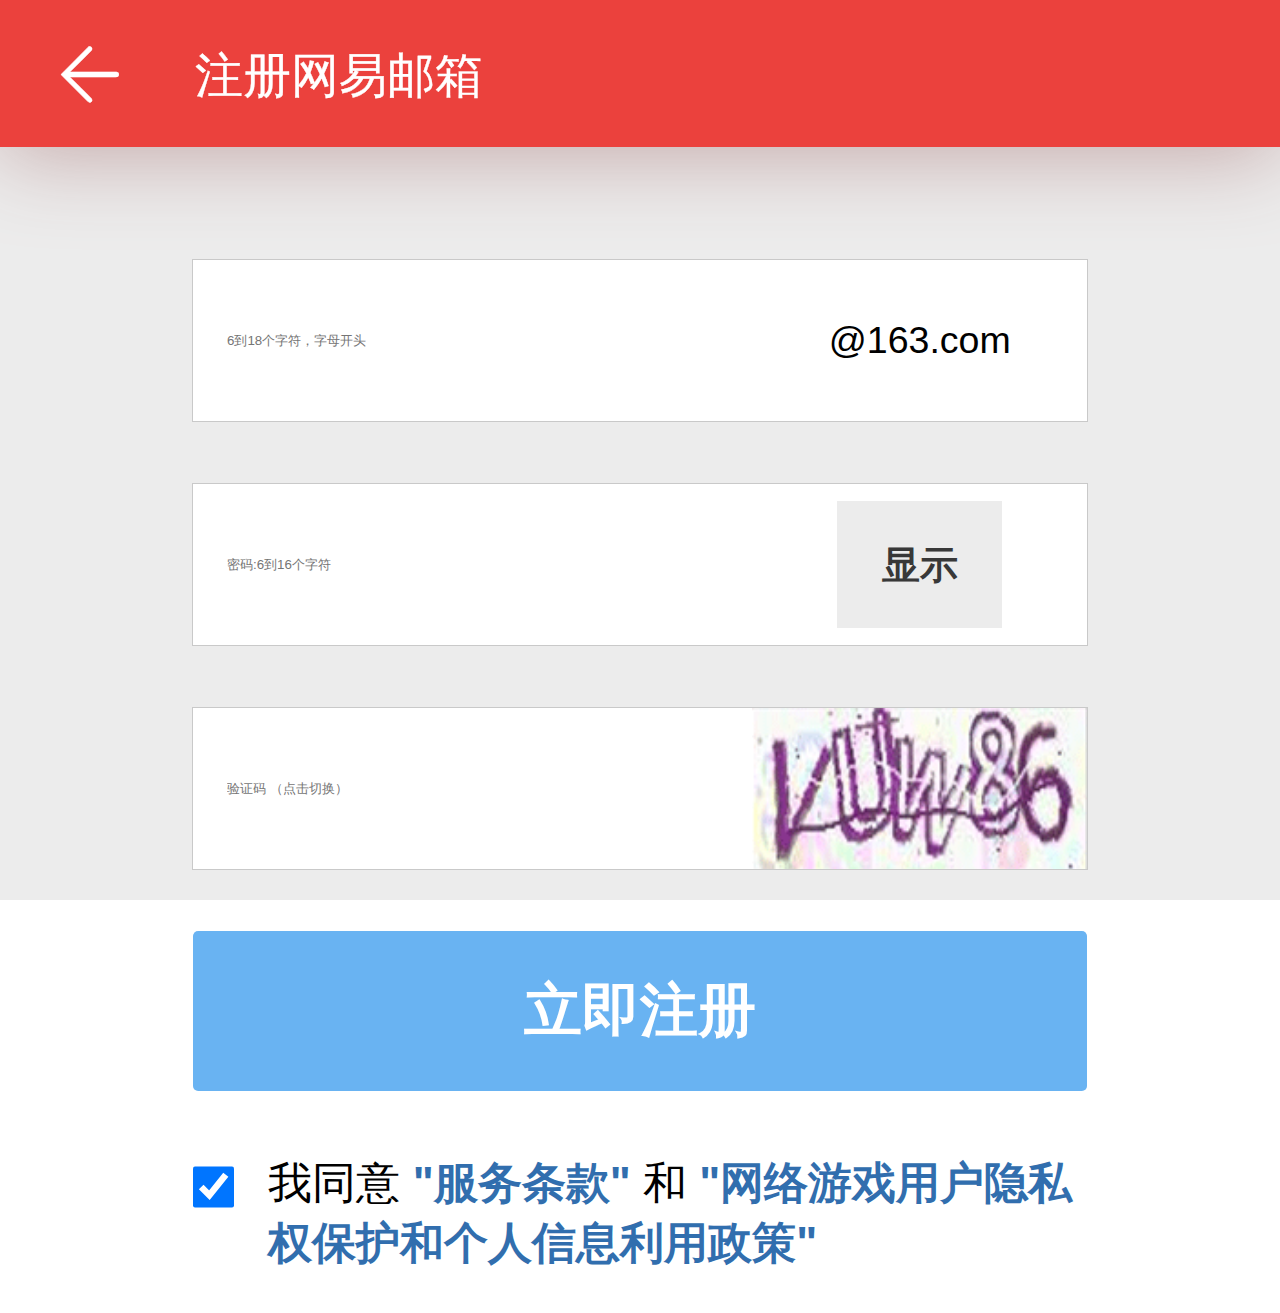
<file: wangyi/reg.html>
<!DOCTYPE html>
<html>
	<head>
		<meta charset="UTF-8">
		<meta name="viewport" content="width=device-width,initial-scale=1,minimum-scale=1,maximum-scale=1,user-scalable=no" />
		<title>注册页</title>
		<link rel="stylesheet" href="css/bace.css" />
		<link rel="stylesheet" href="css/iconfont.css" />
		<script src="js/bace.js"></script>
		<script src="js/reg.js"></script>
	</head>
	<style>
	body,html{
		width:100%;
		height:100%;
	}
		header{
			width:100%;
			height:0.86rem;
			background:#EB413D;
			box-shadow: 0 0.05rem 0.5rem #C5A9A9;
			color:#fff;
			display:flex;
			align-items: center;
			position: fixed;
		}
		header .icon-fanhuiicon:before{
			font-size:0.34rem;
		}
		header div{
			box-sizing: border-box;
			padding-left:0.36rem;
		}
		header div span{
			padding-left:0.4rem;
			font-size:0.28rem;
		}
		section{
			width:100%;
			height:100%;
			background:#ECECEC;
			display: flex;
		}
		section form{
			width:100%;
			height:100%;
		}
		.email,.pass,.vilida{
			width:5.24rem;
			height:0.94rem;
			border:1px solid #C9C9C9;
			margin: 0 auto;
			margin-top:1.52rem;
			display: flex;
			box-shadow: 1rem 0 0.5rem #939393 inset;
		}
		.submit,.yijianshu{
			width:5.24rem;
			height:0.94rem;
			margin: 0 auto;
			display: flex;
		}
		.pass,.vilida,.submit,.yijianshu{
			margin-top:0.36rem;
		}
		.submit input[type=submit]{
			width:100%;
			height:100%;
			border:none;
			background:#69B3F2;
			border-radius:0.03rem;
			font-size:0.34rem;
			color:#fff;
			font-weight: 600;
		}
		.email input[type=text],.pass input[type=password],.vilida input[type=text]{
			width:3.2rem;
			height:0.94rem;
			border:none;
			outline: none;
			padding-left:0.2rem;
		}
		.email label,.pass label,.vilida label{
			width:2.04rem;
			height:0.94rem;
			font-size:0.22rem;
			text-align: center;
			line-height:0.94rem;
			background:#fff;
		}
		.vilida label{
			background:url(img/vile.png);
			background-size:cover;
		}
		.pass label span{
			padding:0.25rem 0.26rem; 
			background:#ECECEC;
			color:#383838;
			font-weight:bold;
		}
		.yijianshu input[type=checkbox]{
			width:0.4rem;
			height:0.4rem;
			margin-right:0.2rem;
		}
		.yijianshu{
			font-size:0.26rem;
		}
		.yijianshu strong{
			color:#316EAE;
		}
	</style>
	<body>
		<header>
			<div class="iconfont icon-fanhuiicon">
				<span>注册网易邮箱</span></div>
		</header>
		<section>
			<form action="" method="post">
				<div class="email">
				   <input type="text" id="email" placeholder="6到18个字符，字母开头"/>
				   <label for="email">@163.com</label>
				</div>
				<div class="pass">
				   <input type="password" id="pass" placeholder="密码:6到16个字符"/>
				   <label for="pass"><span>显示</span></label>
				</div>
				<div class="vilida">
				   <input type="text" id="vilda" placeholder="验证码 （点击切换）"/>
				   <label for="vilida"></label>
				</div>
				<div class="submit">
					<input type="submit" value="立即注册"/>
				</div>
				<div class="yijianshu">
					<input type="checkbox" checked="checked"/>
					<span>我同意&nbsp;<strong>"服务条款"</strong>&nbsp;和&nbsp;<strong>"网络游戏用户隐私权保护和个人信息利用政策"</strong></span>
				</div>
			</form>
		</section>
	</body>
</html>
</file>
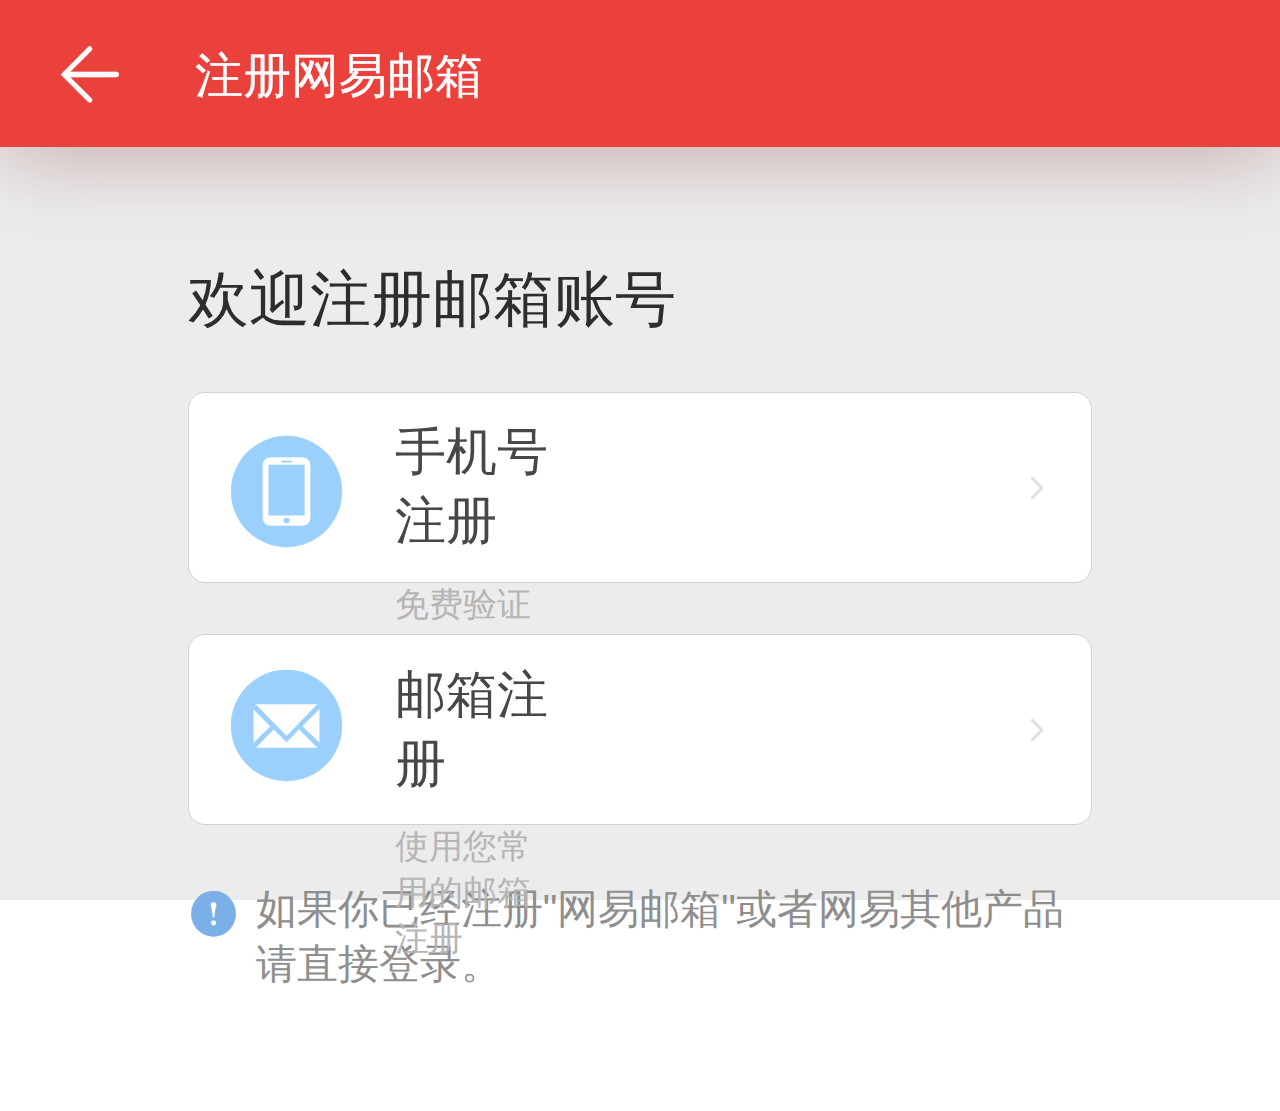
<file: wangyi/reg1.html>
<!DOCTYPE html>
<html>
	<head>
		<meta charset="UTF-8">
		<meta name="viewport" content="width=device-width,initial-scale=1,minimum-scale=1,maximum-scale=1,user-scalable=no" />
		<title>注册页</title>
		<link rel="stylesheet" href="css/bace.css" />
		<link rel="stylesheet" href="css/iconfont.css" />
		<script src="js/bace.js"></script>
		<script src="js/reg.js"></script>
	</head>
	<style>
	body,html{
		width:100%;
		height:100%;
	}
		header{
			width:100%;
			height:0.86rem;
			background:#EB413D;
			box-shadow: 0 0.05rem 0.5rem #C5A9A9;
			color:#fff;
			display:flex;
			align-items: center;
			position: fixed;
			z-index:9999;
		}
		header .icon-fanhuiicon:before{
			font-size:0.34rem;
		}
		header div{
			box-sizing: border-box;
			padding-left:0.36rem;
		}
		header div span{
			padding-left:0.4rem;
			font-size:0.28rem;
		}
		section{
			width:100%;
			height:100%;
			background:#ECECEC;
			display: flex;
		}
		.regAare{
			width:5.3rem;
			height:5rem;
			margin:0 auto;
			margin-top:0.96rem;
			padding-top:0.55rem;
		}
		.regAare p{
			font-size:0.36rem;
			color:#2d2d2d;
		}
		.regAare .shouji,.regAare .youxiang{
			width:100%;
			height:1.12rem;
			box-sizing: border-box;
			border:1px solid #D2D2D2;
			background:#fff;
			margin-top:0.3rem;
			border-radius:0.1rem;
			padding:0 0.25rem;
			display: flex;
			position: relative;
		}
		.shouji .icon-next,.youxiang .icon-next{
			position: absolute;
			right:0.25rem;
			top:0.45rem;
		}
		.shouji .icon-next:before,.youxiang .icon-next:before{
			color:#DFDFDF;
			font-size:0.14rem;
		}
		.shouji_text,.youxiang_text{
			width:80%;
			display: flex;
			flex-direction: column;
		}
		.shouji_icon,.youxiang_icon{
			width:20%;
			align-self:center;
		}
		.shouji_icon:before,.youxiang_icon:before{
			font-size:0.65rem;
			color:#9BD0FD;
		}
		.regAare .shouji span:nth-child(1),.regAare .youxiang span:nth-child(1){
			font-size:0.3rem;
			color:#474747;
			margin-top:0.15rem;
		}
		.regAare .shouji span:nth-child(2),.regAare .youxiang span:nth-child(2){
			font-size:0.2rem;
			color:#B5B5B5;
			margin-top:0.15rem;
		}
		.tishi{
			width:100%;
			height:0.76rem;
			margin-top:0.33rem;
			display: flex;
		}
		.tisi_icon{
			font-size:0.3rem;
			color:#7BAFE7;
			padding-right:0.1rem;
		}
		.tishi_text{
			font-size:0.24rem;
			color:#8E8E8E;
		}
	</style>
	<body>
		<header>
			<div class="iconfont icon-fanhuiicon">
				<span>注册网易邮箱</span></div>
		</header>
		<section>
			<div class="regAare">
				<p>欢迎注册邮箱账号</p>
				
					<div class="shouji">
						<div class="iconfont icon-shouji shouji_icon"></div>
						<a href="reg.html" style="width:200px;">
						<div class="shouji_text">
							<span>手机号注册</span>
							<span>免费验证短信,快速注册</span>
						</div>
                        </a>						
						<a href="javascript:;" class="iconfont icon-next"></a>
					</div>
				
					<div class="youxiang">
						<div class="iconfont icon-youjian youxiang_icon"></div>
						<a href="reg2.html" style="width:200px;">
						<div class="youxiang_text">
							<span>邮箱注册</span>
							<span>使用您常用的邮箱注册</span>
						</div>
						</a>
						<a href="javascript:;" class="iconfont icon-next"></a>
					</div>
				<div class="tishi">
					<div class="iconfont icon-tishi tisi_icon"></div>
				  <div class="tishi_text">
				  	  如果你已经注册"网易邮箱"或者网易其他产品请直接登录。
				  </div>
				</div>
			</div>
		</section>
	</body>
</html>
</file>
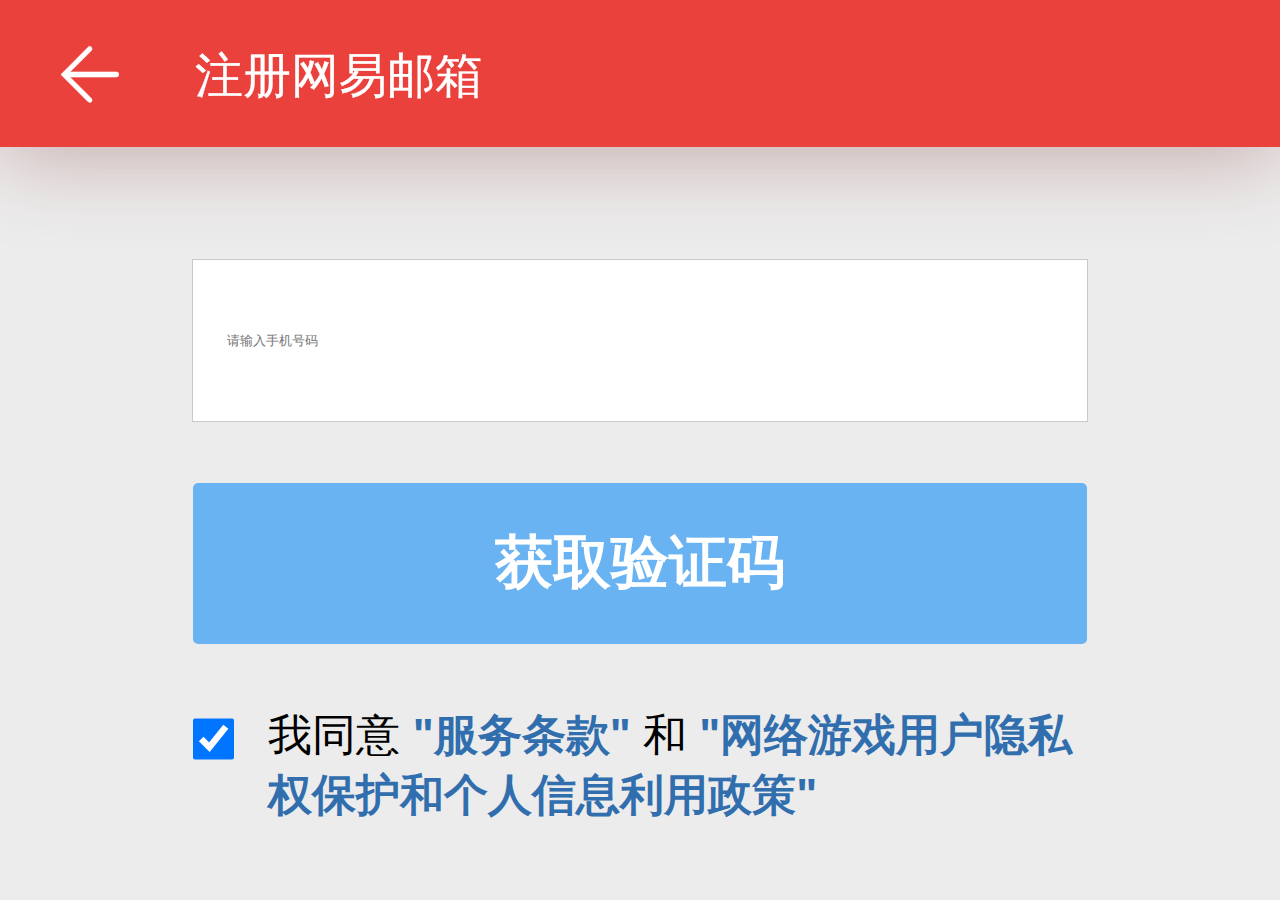
<file: wangyi/reg2.html>
<!DOCTYPE html>
<html>
	<head>
		<meta charset="UTF-8">
		<meta name="viewport" content="width=device-width,initial-scale=1,minimum-scale=1,maximum-scale=1,user-scalable=no" />
		<title>注册页</title>
		<link rel="stylesheet" href="css/bace.css" />
		<link rel="stylesheet" href="css/iconfont.css" />
		<script src="js/bace.js"></script>
		<script src="js/reg.js"></script>
	</head>
	<style>
	body,html{
		width:100%;
		height:100%;
	}
		header{
			width:100%;
			height:0.86rem;
			background:#EB413D;
			box-shadow: 0 0.05rem 0.5rem #C5A9A9;
			color:#fff;
			display:flex;
			align-items: center;
			position: fixed;
		}
		header .icon-fanhuiicon:before{
			font-size:0.34rem;
		}
		header div{
			box-sizing: border-box;
			padding-left:0.36rem;
		}
		header div span{
			padding-left:0.4rem;
			font-size:0.28rem;
		}
		section{
			width:100%;
			height:100%;
			background:#ECECEC;
			display: flex;
		}
		section .box{
			width:100%;
			height:100%;
		}
		.email{
			width:5.24rem;
			height:0.94rem;
			border:1px solid #C9C9C9;
			margin: 0 auto;
			margin-top:1.52rem;
			display: flex;
			background:#fff;
		}
		.submit,.yijianshu{
			width:5.24rem;
			height:0.94rem;
			margin: 0 auto;
			display: flex;
		}
		.pass,.vilida,.submit,.yijianshu{
			margin-top:0.36rem;
		}
		.submit input[type=button]{
			width:100%;
			height:100%;
			border:none;
			background:#69B3F2;
			border-radius:0.03rem;
			font-size:0.34rem;
			color:#fff;
			font-weight: 600;
		}
		.email input[type=text]{
			width:3.2rem;
			height:0.94rem;
			border:none;
			outline: none;
			padding-left:0.2rem;
		}
		.yijianshu input[type=checkbox]{
			width:0.4rem;
			height:0.4rem;
			margin-right:0.2rem;
		}
		.yijianshu{
			font-size:0.26rem;
		}
		.yijianshu strong{
			color:#316EAE;
		}
	</style>
	<body>
		<header>
			<div class="iconfont icon-fanhuiicon">
				<span>注册网易邮箱</span></div>
		</header>
		<section>
			<div class="box">
				<div class="email">
				   <input type="text" placeholder="请输入手机号码"/>
				</div>
				<div class="submit">
					<input type="button" value="获取验证码"/>
				</div>
				<div class="yijianshu">
					<input type="checkbox" checked="checked"/>
					<span>我同意&nbsp;<strong>"服务条款"</strong>&nbsp;和&nbsp;<strong>"网络游戏用户隐私权保护和个人信息利用政策"</strong></span>
				</div>
			</div>
		</section>
	</body>
</html>
</file>
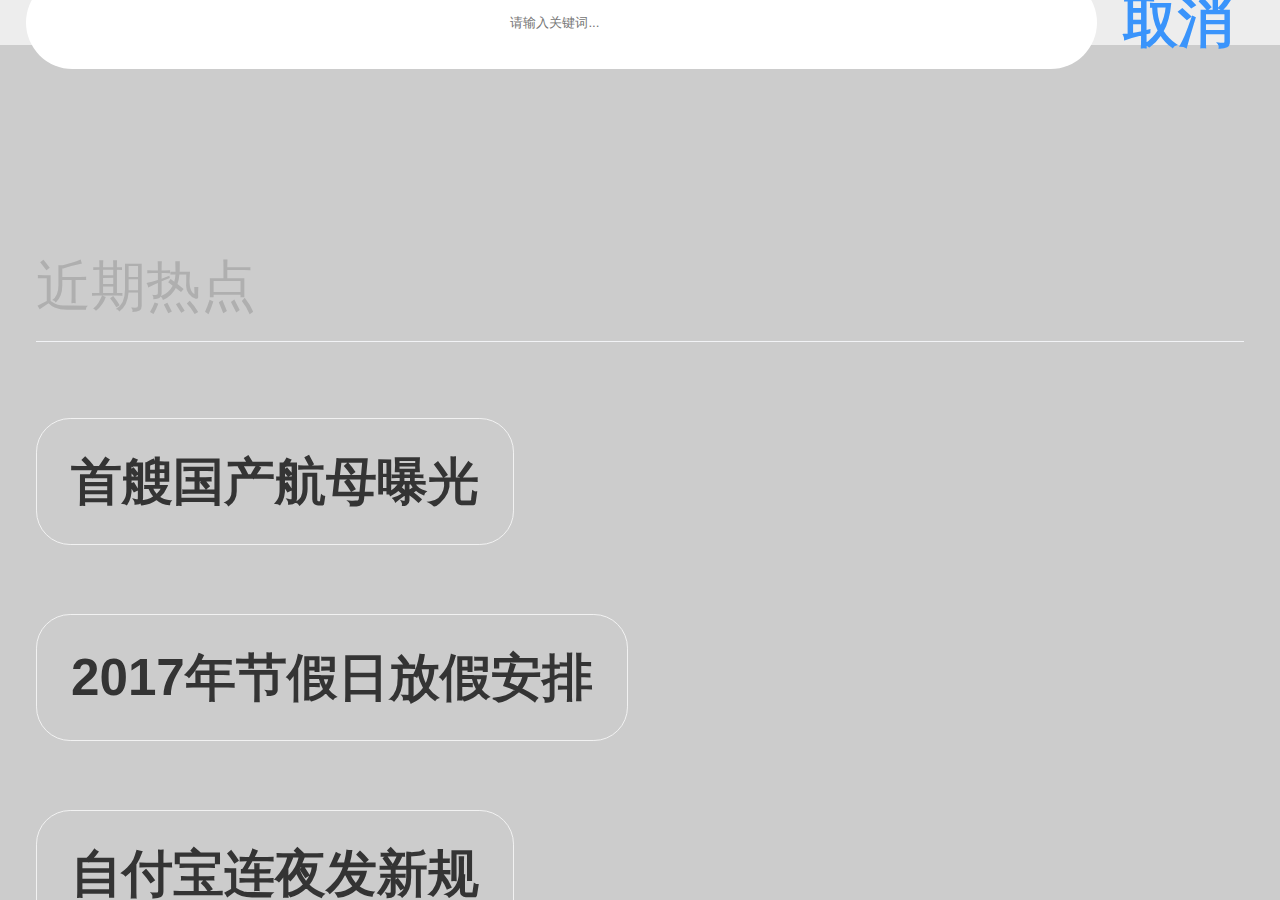
<file: wangyi/seach.html>
<!DOCTYPE html>
<html>
	<head>
		<meta charset="UTF-8">
		<meta name="viewport" content="width=device-width,initial-scale=1,minimum-scale=1,maximum-scale=1,user-scalable=no" />
		<title>搜索页</title>
		<link rel="stylesheet" href="css/bace.css" />
		<script src="js/zepto.js"></script>
		<script src="js/iscroll.js"></script>
		<script src="js/bace.js"></script>
		<script src="js/reg.js"></script>
	</head>
	<style>
		body,html{
			width:100%;
		}
		header{
			width:100%;
			height:45px;
			background:#EDEDED;
			position:absolute;
			left:0;
			top:0;
			z-index:2;
			display: flex;
		}
		header input[type=search]{
			width:6.28rem;
			height:0.54rem;
			box-sizing:border-box;
			outline:none;
			text-align: center;
			align-self:center;
			margin:0 0.15rem;
			border-radius:0.5rem;
			border:none;
		}
		header span{
			font-size:0.32rem;
			color:#3A94FB;
			font-weight: 600;
			align-self: center;
		}
		#wrapper{
			position:absolute;
			left:0;
			top:45px;
			bottom:0;
			overflow: hidden;
			width:100%;
		}
		#scroller{
			position: absolute;
			z-index: 1;
			-webkit-tap-highlight-color: rgba(0,0,0,0);
			width: 100%;
			-webkit-transform: translateZ(0);
			-moz-transform: translateZ(0);
			-ms-transform: translateZ(0);
			-o-transform: translateZ(0);
			transform: translateZ(0);
			-webkit-touch-callout: none;
			-webkit-user-select: none;
			-moz-user-select: none;
			-ms-user-select: none;
			user-select: none;
			-webkit-text-size-adjust: none;
			-moz-text-size-adjust: none;
			-ms-text-size-adjust: none;
			-o-text-size-adjust: none;
			text-size-adjust: none;    
		}
		.searchArea{
			width:7.08rem;
			height:100%;
			margin:0 auto;
		}
		.searchArea p{
			margin-top:1.2rem;
			font-size:0.32rem;
			color:#AFAFAF;
			border-bottom:1px solid #F2F3F6;
			padding-bottom:0.1rem;
		}
		.searchArea a{
			color:#343434;
			font-size:0.3rem;
			padding:0.2rem;
			border:1px solid #F2F2F2;
			border-radius:0.2rem;
			font-weight: 600;
		}
	</style>
	<body>
		<header>
			<input type="search" results="s" placeholder="请输入关键词..."/>
		   <span>取消</span>
		</header>
		<div id="wrapper">
			<div id="scroller">
				<div class="searchArea">
					<p>近期热点</p>
					<a>首艘国产航母曝光</a><br>
					<a>2017年节假日放假安排</a><br>
					<a>自付宝连夜发新规</a><br>
					<a>2017年节假日放假安排</a><br>
					<a>2017年节假日放假安排</a><br>
					<a>2017年节假日放假安排</a><br>
					<a>2017年节假日放假安排</a><br>
					<a>2017年节假日放假安排</a><br>
					<a>2017年节假日放假安排</a><br>
					<a>2017年节假日放假安排</a><br>
					<a>2017年节假日放假安排</a><br>
					<a>2017年节假日放假安排</a><br>
				</div>
			</div>
		</div>
	</body>
</html>
</file>
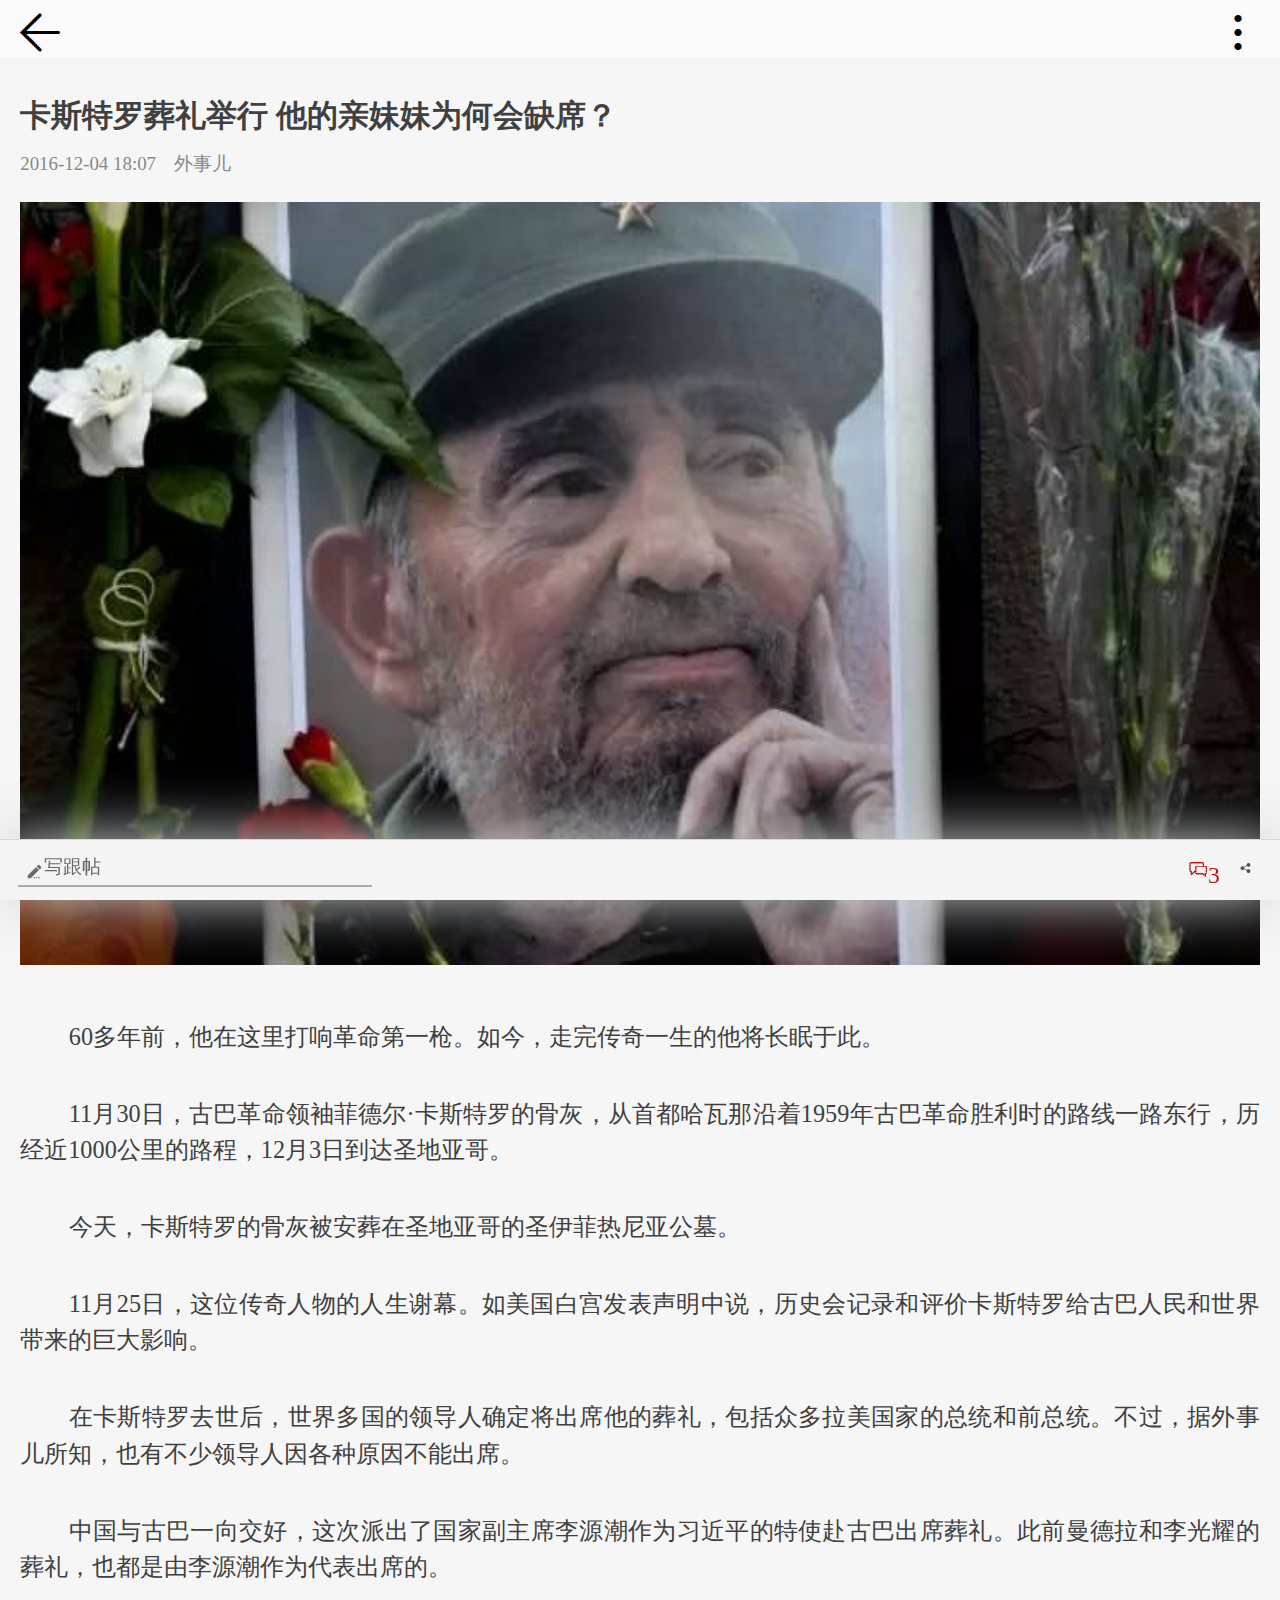
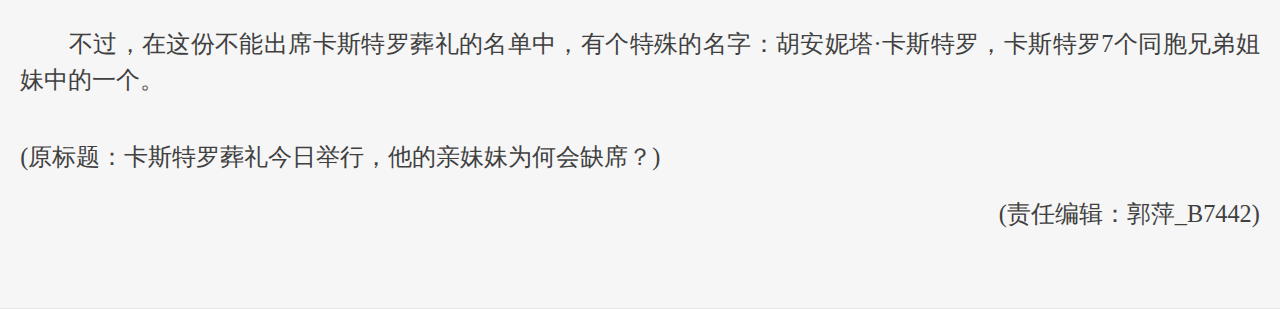
<file: wangyi/show.html>
<!doctype html>
<html lang="en">
<head>
    <meta charset="UTF-8">
    <meta name="viewport"
          content="width=device-width, user-scalable=no, initial-scale=1.0, maximum-scale=1.0, minimum-scale=1.0">
    <meta http-equiv="X-UA-Compatible" content="ie=edge">
    <title>详情页</title>
    <link rel="stylesheet" href="css/show.css">
    <link rel="stylesheet" href="css/iconfont.css">
    <script src="js/iscroll.js"></script>
    <script src="js/show.js"></script>
</head>
<body>
<header id="xqHeader">
    <div class="return iconfont icon-fanhuiicon"><a style="width:50px;height:100%;position: absolute;left:0;" href="list.html"></a></div>
    <div class="more iconfont icon-gengduo"></div>
</header>
<div class="footer">
    <div class="box">
        <div class="write iconfont icon-wuhuifu"></div>
        <div class="writetxt">写跟帖</div>
        <div class="sharef iconfont icon-iconziti17"></div>
        <div class="huifu">
            <div class="xinxi iconfont icon-usermsg " style="font-size:0.22rem;color:#be1212"></div>
            3
        </div>
        <div class="fline "></div>
    </div>
</div>
<article>
    <div class="artHeader">
        <h1 class="article_title">卡斯特罗葬礼举行 他的亲妹妹为何会缺席？</h1>
        <h2 class="article_info">
            <span class="article_time js-time">2016-12-04 18:07</span>
            <span class="article_source js-source">外事儿</span>
        </h2>
    </div>
    <div class="artimg">
        <a href="javascript:;">
            <img src="img/img.jpeg" alt="">
        </a>
    </div>
    <p>60多年前，他在这里打响革命第一枪。如今，走完传奇一生的他将长眠于此。</p>
    <p>11月30日，古巴革命领袖菲德尔·卡斯特罗的骨灰，从首都哈瓦那沿着1959年古巴革命胜利时的路线一路东行，历经近1000公里的路程，12月3日到达圣地亚哥。</p>
    <p>今天，卡斯特罗的骨灰被安葬在圣地亚哥的圣伊菲热尼亚公墓。</p>
    <p>11月25日，这位传奇人物的人生谢幕。如美国白宫发表声明中说，历史会记录和评价卡斯特罗给古巴人民和世界带来的巨大影响。</p>
    <p>在卡斯特罗去世后，世界多国的领导人确定将出席他的葬礼，包括众多拉美国家的总统和前总统。不过，据外事儿所知，也有不少领导人因各种原因不能出席。</p>
    <p>中国与古巴一向交好，这次派出了国家副主席李源潮作为习近平的特使赴古巴出席葬礼。此前曼德拉和李光耀的葬礼，也都是由李源潮作为代表出席的。</p>
    <p>不过，在这份不能出席卡斯特罗葬礼的名单中，有个特殊的名字：胡安妮塔·卡斯特罗，卡斯特罗7个同胞兄弟姐妹中的一个。</p>
    <div class="otitle_editor">
        <p class="article_otitle">
            (原标题：卡斯特罗葬礼今日举行，他的亲妹妹为何会缺席？)
        </p>
        <p class="article_editor">
            (责任编辑：郭萍_B7442)
        </p>
        <br>
    </div>
</article>
</body>
</html>
</file>
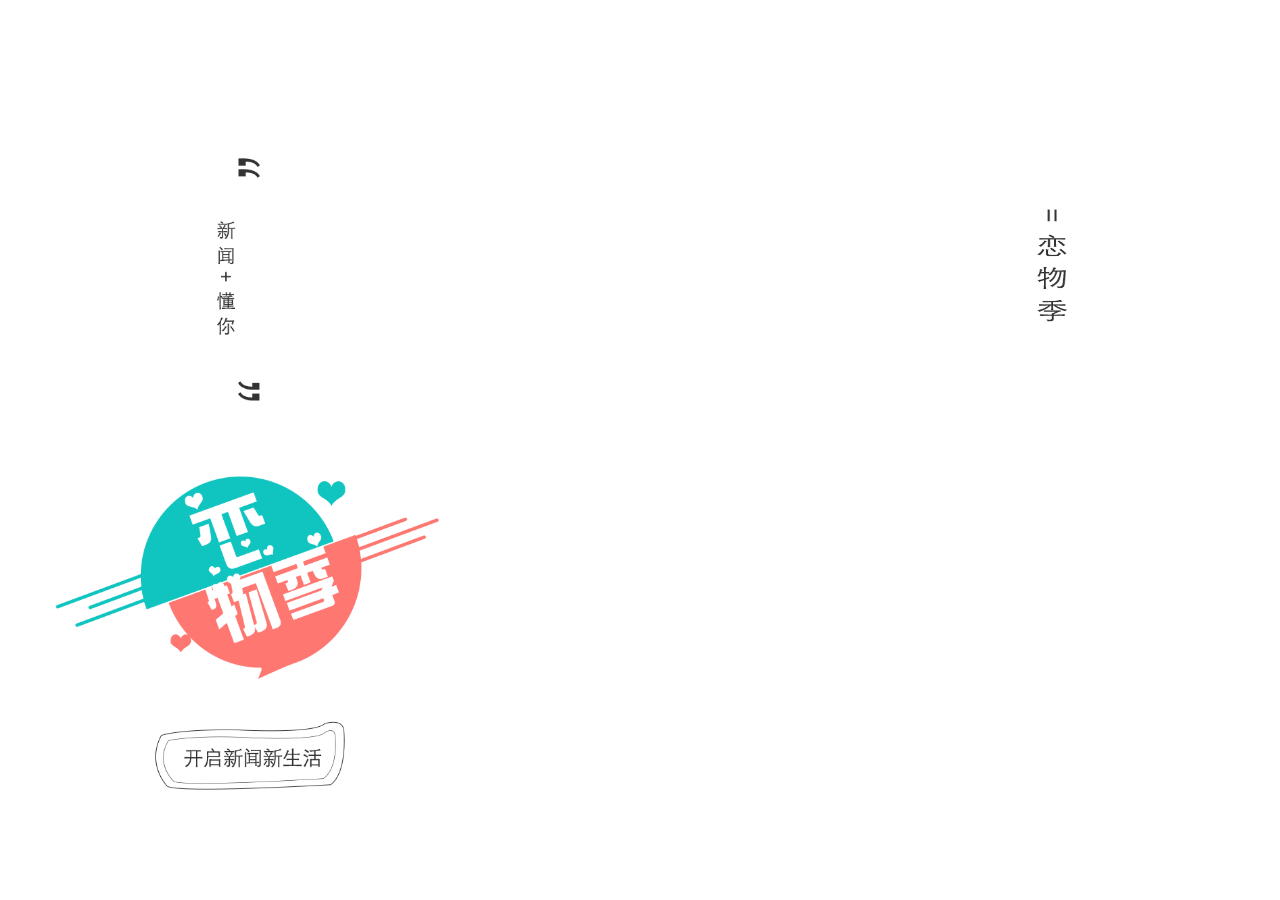
<file: wangyi/yingdaoye.html>
<!DOCTYPE html>
<html>
	<head>
		<meta charset="UTF-8">
		<meta name="viewport" content="width=device-width,initial-scale=1,minimum-scale=1,maximum-scale=1,user-scalable=no" />
		<title>引导页</title>
		<link rel="stylesheet" href="css/bace.css" />
		<link rel="stylesheet" href="css/animate.css" />
		<link rel="stylesheet" href="css/swiper.min.css" />
		<script src="js/zepto.js"></script>
		<script src="js/swiper.jquery.min.js"></script>
		<script src="js/swiper.animate-twice.min.js"></script>
	</head>
	<style>
		html,body{
			width:100%;
			height:100%;
		}
		.swiper-container {
		    width: 100%;
		    height: 100%;
		}
		.swiper-wrapper .swiper-slide:nth-child(1){
			background:#fff;
			position: relative;
		}
	</style>
	<body>
		<div class="swiper-container">
			<div class="swiper-wrapper">
				<div class="swiper-slide">
					<img src="img/douhao_03.png" style="width:1.45rem;height:3.96rem;left:3.03rem;top:2.07rem;position: absolute;" alt="" class="ani" data-slide-in="at 800 from zoomIn use swing during 500" data-slide-out="at 0 to bounce use swing during 1500" />
					<img src="img/56c3d02f07d74_03.png" style="width:0.73rem;height:2.47rem;left:3.03rem;top:3rem;position: absolute;"alt="" class="ani" data-slide-in="at 1000 from bounceInLeft use swing during 500" data-slide-out="at 0 to bounce use swing during 1500" />
					<img src="img/56c3d02f07d74_04.png"style="width:0.73rem;height:1.98rem;right:3.03rem;top:3rem;position: absolute;" alt="" class="ani" data-slide-in="at 1000 from bounceInRight use swing during 500" data-slide-out="at 0 to bounce use swing during 1500" />
					<img src="img/56c3d02f07d74_08.png" alt="" style="position:absolute;left:0.7rem;bottom:3.07rem;width:6rem;height:4.33rem" class="ani" data-slide-in="at 800 from rotateIn use swing during 500" data-slide-out="at 0 to bounce use swing during 1500" />
					<a href="index.html">
						<img src="img/56c3d02f07d74_12.png" style="position:absolute;width:3rem;height:1.2rem;left:2.23rem;bottom:1.55rem" alt="" class="ani" data-slide-in="at 1500 from fadeIn use swing during 500" data-slide-out="at 0 to bounce use swing during 1500" />
					</a>
				</div>
		</div>
	</body>
	<script>
		document.addEventListener("DOMContentLoaded",function(){
			resize(1334,"y");
			var mySwiper = new Swiper('.swiper-container',{
pagination : '.swiper-pagination',
             onInit: function(swiper){ //Swiper2.x的初始化是onFirstInit
    swiperAnimateCache(swiper); //隐藏动画元素 
    swiperAnimate(swiper); //初始化完成开始动画
  }, 
  onSlideChangeEnd: function(swiper){ 
    swiperAnimate(swiper); //每个slide切换结束时也运行当前slide动画
  } 
})
		})
		function resize(origin,type){
		type = type || "x";
		if(type == "x"){
			var widths = document.documentElement.clientWidth;
			var scale = widths/origin*100+"px";
		}else if(type == "y"){
			var heights = document.documentElement.clientHeight;
			var scale = heights/origin*100+"px";
		}
		document.getElementsByTagName("html")[0].style.fontSize = scale;
	}
		
	</script>
</html>
</file>
<file: kupao/css/iconfont.css>
@font-face {font-family: "iconfont";
  src: url('../font/iconfont.eot?t=1479967849683'); /* IE9*/
  src: url('../font/iconfont.eot?t=1479967849683#iefix') format('embedded-opentype'), /* IE6-IE8 */
  url('../font/iconfont.woff?t=1479967849683') format('woff'), /* chrome, firefox */
  url('../font/iconfont.ttf?t=1479967849683') format('truetype'), /* chrome, firefox, opera, Safari, Android, iOS 4.2+*/
  url('../font/iconfont.svg?t=1479967849683#iconfont') format('svg'); /* iOS 4.1- */
}

.iconfont {
  font-family:"iconfont" !important;
  font-size:16px;
  font-style:normal;
  -webkit-font-smoothing: antialiased;
  -webkit-text-stroke-width: 0.2px;
  -moz-osx-font-smoothing: grayscale;
}

.icon-defen:before { content: "\e681"; }

.icon-shengmingkexue:before { content: "\e69d"; }
</file>
<file: kupao/css/run.css>
html,body{
    margin:0;
    padding:0;
    width:100%;
    height:100%;
    overflow:hidden;
    background: #000;
}
li{
    list-style: none;
}
canvas{
background:url(../img/back.png) repeat-x left 200px;
 background-size:100% 100%;

}
.zhezhao{
    /*width: 100%;*/
    /*height: 100%;*/
    /*animation:mask 2s ease forwards;*/
    /*position: absolute;*/
    /*left:0;*/
    /*top:0;*/
    /*padding-left:30px;*/
    position: relative;
    color:#fff;
}
/*.lif{*/
    /*display: inline-block;*/
    /*margin-top: 50px;*/
    /*margin-left: 30px;*/
    /*color: #fff;*/
    /*font-family: block;*/
/*}*/
.life{
    position: absolute;
    width: 214px;
    height:50px;
    float:left;
   top: 50px;
    left: 30px;
    background:url(../img/statusBar_01.png);
}
.jifen{
    position: absolute;
    top: 50px;
    left:330px;
    float:left;
    width: 250px;
    height:50px;
    background:url(../img/statusBar_02.png);
    text-align: center;
    font-size:30px;
    color:#fff;
    font-weight: bold;
    padding-top:12px;
    box-sizing: border-box;
}
.pres{
    width:100%;
    height: 100%;
    /*background: red;*/
    float: right;
    /*background:url(../img/statusBar_01.png);*/
    text-align: center;
    font-size:30px;
    color:#fff;
    font-weight: bold;
    padding-top:12px;
    box-sizing: border-box;
}
.start .btn{
    position: absolute;
    left:35%;
    top:50%
}

.over1{
    width: 26%;
    height: 45%;
    border: 3px solid #333;
    border-radius: 15px;
    box-shadow: 0px 0px 8px rgba(255,255,255,0.5);
    position: fixed;
    top: 0;
    bottom: 0;
    left: 0;
    right: 0;
    margin: auto;
    z-index: 1;
    color: #fff;
    background: rgba(0,0,0,0.5);
    animation: strat1 1s ease forwards;
}
.again{
    margin-top: 10px;
}
.game{
    line-height: 80px;
    color: #fff;
    font-size: 20px;
}
@keyframes strat {
   0%{
       transform: translate(0,-1000px);
   }
    100%{
        transform: translate(0,0);
    }
}
@keyframes strat1 {
    0%{
        transform: translate(0,0px);
    }
    100%{
        transform: translate(0,-1000px);
    }
}
@keyframes mask{
    0%{
       background: rgba(0,0,0,0);
    }
    100%{
       background: rgba(0,0,0,.6);
    }
}
@keyframes zhezhao1{
    0%{
        background: rgba(0,0,0,0.6);
    }
    100%{
        background: rgba(0,0,0,0);
    }
}
.title{
    width:80%;
    height:90%;
    position:absolute;
    left:0;
    top:0;
    right:0;
    bottom:0;
    margin:auto;
    /*border:1px solid #fff;*/
    z-index:1;
    text-align: center;
    opacity:0;
    transform:scale(0.1);
    animation:title 1s linear 1s forwards;
    background:url(../img/mingcheng.png) -150px -100px;

}
.start{
    width:250px;
    height:250px;
    position:absolute;
    left:550px;
    top:400px;
    /*z-index:1;*/
    background:url(../img/huang.png) no-repeat;
    background-size:cover;
    opacity:0;
    transform:scale(0.1);
    animation:start 3s linear 2s forwards;
}
#start_text{
    width:120px;
    height:80px;
    position: absolute;
    left:0;
    top:0;
    right:0;
    bottom:0;
    margin:auto;
    background:url(../img/start.png) no-repeat;
    background-size:cover;
    cursor:pointer;
    transform:scale(0.1);
    animation:start_text 2s linear 5s forwards;
}
.cover{
    width:100%;
    height:100%;
    background:url(../img/cover.png);
    background-size:100% 100%;
    position:absolute;
    left:0;
    top:0;
    animation:cover 0.5s linear forwards;
}
@keyframes title {
    0%{
        opacity:1;
        transform:scale(0.1);
    }
    100%{
        opacity:1;
        transform:scale(1);
    }
}
@keyframes start {
    0%{
        z-index:1;
        opacity:1;
        transform:translate(0,0) scale(0.1);
    }
    100%{
        z-index:1;
        opacity:1;
        transform:translate(-20px,-200px) scale(1);
    }
}
@keyframes start_text{
    0%{
        transform:scale(0.1);
    }
    50%{
        transform:scale(0.5) rotate(180deg);
    }
    100%{
        transform:scale(1) rotate(360deg);
    }
}
@keyframes cover {
    0%{
        transform:translate(0,-800px);
    }
    100%{
        transform:translate(0,0);
    }
}
@keyframes cover1 {
    0%{
        transform:translate(0,0);
    }
    100%{
        transform:translate(0,-800px);
    }
}
</file>
<file: wangyi/css/iconfont.css>
@font-face {font-family: "iconfont";
  src: url('../font/iconfont.eot?t=1480854082431'); /* IE9*/
  src: url('../font/iconfont.eot?t=1480854082431#iefix') format('embedded-opentype'), /* IE6-IE8 */
  url('../font/iconfont.woff?t=1480854082431') format('woff'), /* chrome, firefox */
  url('../font/iconfont.ttf?t=1480854082431') format('truetype'), /* chrome, firefox, opera, Safari, Android, iOS 4.2+*/
  url('../font/iconfont.svg?t=1480854082431#iconfont') format('svg'); /* iOS 4.1- */
}

.iconfont {
  font-family:"iconfont" !important;
  font-size:0.16rem;
  font-style:normal;
  -webkit-font-smoothing: antialiased;
  -webkit-text-stroke-width: 0.002rem;
  -moz-osx-font-smoothing: grayscale;
}
.icon-iconziti17:before { content: "\e61a"; color:#505153 }

.icon-gengduo:before { content: "\e766"; font-size:0.6rem}

.icon-fanhuiicon:before { content: "\e6fb";font-size:0.6rem }


.icon-next:before { font-size:0.48rem; content: "\e968"; }


.icon-wuhuifu:before { content: "\e67e";font-size:0.28rem;color:#676a6a }

.icon-QQ:before { content: "\e604"; }

.icon-weixin:before { content: "\e603"; }


.icon-next:before { content: "\e608"; }


.icon-next1:before { content: "\e60a"; }

.icon-shoucang:before { content: "\e639"; }

.icon-wodeqianbao:before { content: "\e61c"; }

.icon-zliconweibo01:before { content: "\e64b"; }

.icon-tishi:before { content: "\e620"; }

.icon-icon:before { content: "\e607"; }

.icon-shouji:before { content: "\e612"; }

.icon-lishi:before { content: "\e681"; }

.icon-qq:before { content: "\e600"; }

.icon-xinwen:before { content: "\e614"; }

.icon-jinbi:before { content: "\e609"; }

.icon-xiejilu:before { content: "\e615"; }

.icon-wugenzongdongtai:before { content: "\e606"; }

.icon-wode:before { content: "\e6b1"; }

.icon-iconnext:before { content: "\e968"; }

.icon-xinlang:before { content: "\e602"; }

.icon-zhibodiba2:before { content: "\e628"; }

.icon-yejianmoshi:before { content: "\e6a3"; }

.icon-qietu08:before { content: "\e686"; }

.icon-icon00105:before { content: "\e61b"; }

.icon-youjian:before { content: "\e668"; }

.icon-mima:before { content: "\e6e6"; }

.icon-dingyue-copy:before { content: "\e73f"; }

.icon-usermsg:before { content: "\e611"; }

.icon-wuhuifu:before { content: "\e67e"; }

.icon-jinbirenwuyuan:before { content: "\e666"; }

.icon-yijianfankui:before { content: "\e60b"; }

.icon-huodong:before { content: "\e63b"; }

.icon-xinlang1:before { content: "\e6a2"; }

.icon-qiandao:before { content: "\e605"; }

.icon-xiaoxi:before { content: "\e616"; }
.icon-qiandao-copy:before { content: "\e60c"; }
</file>
<file: wangyi/css/bace.css>
body,html,ul,li,p,input,form{
	margin:0;
	padding:0;
	font-family:Helvetica;
	list-style:none;
	-webkit-text-size-adjust:100%;
	-webkit-user-select:none;  
	-webkit-tap-highlight-color: rgba(0, 0, 0, 0);

}
a{
	text-decoration:none;
	-webkit-tap-highlight-color: rgba(0, 0, 0, 0);
}
#header {
	position: absolute;
	z-index: 2;
	top: 0;
	left: 0;
	width: 100%;
	height: 45px;
	line-height: 45px;
	background: #FFFFFF;
	padding: 0;
	color: #eee;
	font-size: 20px;
	text-align: center;
	font-weight: bold;
}

#footer {
	position: absolute;
	z-index: 2;
	bottom: 0;
	left: 0;
	width: 100%;
	height: 48px;
	background: #fff;
	padding: 0;
	border-top: 1px solid #fff;
}

#wrapper {
	position: absolute;
	z-index: 1;
	top: 45px;
	bottom: 48px;
	left: 0;
	width: 100%;
	background: #ccc;
	overflow: hidden;
}

#scroller {
	position: absolute;
	z-index: 1;
	-webkit-tap-highlight-color: rgba(0,0,0,0);
	width: 100%;
	-webkit-transform: translateZ(0);
	-moz-transform: translateZ(0);
	-ms-transform: translateZ(0);
	-o-transform: translateZ(0);
	transform: translateZ(0);
	-webkit-touch-callout: none;
	-webkit-user-select: none;
	-moz-user-select: none;
	-ms-user-select: none;
	user-select: none;
	-webkit-text-size-adjust: none;
	-moz-text-size-adjust: none;
	-ms-text-size-adjust: none;
	-o-text-size-adjust: none;
	text-size-adjust: none;
}
</file>
<file: wangyi/css/index.css>
.header-top{
	width:100%;
	height:0.88rem;
	position:relative;
}
.header-top .user{
	width:0.4rem;
	height:0.4rem;
	position:absolute;
	margin-top:0.23rem;
	left:0.25rem;
	background:url(../img/icon-personal-v2.png)no-repeat;
	background-size:contain;
}
.header-top .logo{
	width:2.4rem;
	height:0.5rem;
	position:absolute;
	left:50%;
	margin:0.2rem;
	margin-left:-1.2rem;
	background:url(../img/logo_2016_v2.png) no-repeat;
	background-size:cover;
}
.header-top .downLoad,.header-top .email{
	width:0.46rem;
	height:0.36rem;
	position:absolute;
	right:0.9rem;
	margin-top:0.26rem;
	background:url(../img/app_download_v2.png)no-repeat;
	background-size:contain;
}
.header-top .email{
	right:0.25rem;
	background:url(../img/icon-email-v2.png) no-repeat;
	background-size:contain;
}
.mian-content{
	width:100%;
	height:40px;
}
.mian-content .nav-warp{
	width:100%;
	height:40px;
	position:absolute;	
	background-color:#f33;
    border-top:1px solid #d51c1c;
}
.nav-warp .nav{
	width:100%;
	height:100%;
	display:-webkit-box;
	display: flex;
	padding:0 0.3rem;
	-webkit-box-pack: justify;
	justify-content: space-around;
	box-sizing:border-box;
	position: relative;
}
.nav a{
	text-align:center;
	line-height:0.8rem;
	font-size:0.32rem;
	color:#fff;
	text-decoration: none;
	opacity:0.75;
}
.nav a:nth-child(1){
	opacity: 1;
}
.nav:after{
	content: "";
	display: block;
	position:absolute;
	right:0.3rem;
	width:0.4rem;
	height:0.8rem;
	border-left:.08rem solid #f33;
	background:linear-gradient(to right,#f33 0,rgba(255,51,51,0) 100%);
}
.nav-next{
	width:0.8rem;
	height:100%;
	position:absolute;
	right:0;
	top:0;
	padding-right:0.2rem;
	text-align: center;
	line-height:0.8rem;
	color:#fff;
	box-sizing:border-box;
}
/*content*/
.content-inner{
	width:100%;
}
.swiper-container{
	width:100%;
	height:3.8rem;
}
.swiper-wrapper .swiper-slide img{
	width:100%;
}
.content-area{
	width:100%;
	background-color:#f6f6f6;
}
.content-area section{
	width:6.9rem;
}
.content-area .text-warp{
	background:#eee;
	border-bottom:1px solid #e5e5e5;
	padding:0.2rem 0;
	width:100%;
}
.text-warp .item-text{
	font-size:0.34rem;
	line-height:0.42rem;
	width:6.6rem;
	margin:0 auto;
	color:#404040;
	position:relative;
	box-sizing:border-box;
	padding-left:0.3rem;
}
.text-warp .item-text:after{
	content:"";
	display:block;
	width:0.08rem;
	height:0.08rem;
	border-radius:0.04rem;
	position:absolute;
	background:#ccc;
	left:0.02rem;
	top:0.18rem;
}
.content-area .gunggao{
	margin:0 0.3rem;
	padding:0.2rem 0;
	position:relative;
	overflow: hidden;
}
.gunggao .guangbg{
	height: 2.43rem;
	background:url(../img/attitude_board_processing_bg.png) no-repeat;
	background-size:cover;
}
.gunggao .ranklist{
	display:-webkit-box;
	display:flex;
	width:4.45rem;
	position:absolute;
	right:0;
	bottom:0.2rem;
	-webkit-box-pack:justify;
	justify-content: center;
	overflow: hidden;
}
.ranklist li{
	height:1.78rem;
	flex:1 0 1.25rem;
}
.ranklist li img{
	width:100%;
}
.ranklist li:nth-child(1){
	-webkit-box-flex: 5;
	flex-grow:5;
}
.ranklist li:nth-child(2){
	-webkit-box-flex: 13;
	flex-grow:13;
}
.list-item{
	font-size:0.24rem;
	padding:0.2rem 0;
	margin:0.3rem 0.3rem 0;
	border-bottom:1px solid #e5e5e5;
}
.list-item .item-title{
	font-size:0.34rem;
	margin-bottom:0.2rem;
	color:#404040;
}
.item-pic{
	margin:0.22rem 0;
}
.item-pic-warp{
	overflow: hidden;
	height:1.65rem;
	display: -webkit-box;
	display: flex;
	justify-content:space-between;
}
.item-pic-warp img{
	width:32%;
}
.item-info:after{
	content: "";
	display: block;
	clear: both;
}
.item-info .item-info-l{
	float:left;
}
.item-info-marke{
	text-align: center;
	color:rgba(255,51,51,0.9);
	padding:0.02rem;
	margin-right:0.1rem;
	border:1px solid rgba(255,51,51,0.5);
}
.item-info-time{
	font-size:0.24rem;
	color:#888;
}
.item-info .item-info-r{
	float:right;
	color:#a8a8a8;
	font-size:0.28rem;
}
.item-info-r span{
	margin:0.1rem;
}
.footer-warp{
	width:6.9rem;
	height:0.82rem;
	margin:0 0.3rem;
	display:-webkit-box;
	display:flex;
	text-align:center;
}
.footer-warp li{
	width:25%;
	font-size:0.04rem;
}
.footer-warp li div{
	margin-top:0.06rem;
	font-size:0.36rem;
	color:#aaaaaa;
}
.footer-warp li p{
	font-size:0.04rem;
	margin-top:0.03rem;
	color:#aaa;
}
.footer-warp li a{
	color:#aaa;
}
.footer-active{
	border-top:1px solid #a5a7ab;
}
.footer-warp .footer-active div{
	color:#eb413d;
}
.footer-active p{
	color:#eb413d;
}
</file>
<file: huaban/css/iconfont.css>
@font-face {font-family: "iconfont";
  src: url('../font/iconfont.eot?t=1480147884014'); /* IE9*/
  src: url('../font/iconfont.eot?t=1480147884014#iefix') format('embedded-opentype'), /* IE6-IE8 */
  url('../font/iconfont.woff?t=1480147884014') format('woff'), /* chrome, firefox */
  url('../font/iconfont.ttf?t=1480147884014') format('truetype'), /* chrome, firefox, opera, Safari, Android, iOS 4.2+*/
  url('../font/iconfont.svg?t=1480147884014#iconfont') format('svg'); /* iOS 4.1- */
}

.iconfont {
  font-family:"iconfont" !important;
  font-size:16px;
  font-style:normal;
  -webkit-font-smoothing: antialiased;
  -webkit-text-stroke-width: 0.2px;
  -moz-osx-font-smoothing: grayscale;
}

.icon-fangdajing:before { content: "\e634"; }

.icon-iconfontwubianxing:before { content: "\e677"; }

.icon-fangdajing1:before { content: "\e605"; }

.icon-xiaobofang:before { content: "\e62e"; }

.icon-mohuchaxun:before { content: "\e692"; }

.icon-huabiyanse:before { content: "\e657"; }

.icon-xiangpica:before { content: "\e6c5"; }

.icon-shanchuhengxian:before { content: "\e635"; }

.icon-22:before { content: "\e618"; }

.icon-hengxian:before { content: "\e604"; }

.icon-bi:before { content: "\e639"; }

.icon-masaike:before { content: "\e608"; }

.icon-fangxiao:before { content: "\e7c7"; }

.icon-chrome:before { content: "\e614"; }

.icon-zhengfangxing:before { content: "\e633"; }

.icon-yuan:before { content: "\e933"; }

.icon-suoxiaojing:before { content: "\e66c"; }

.icon-wujiaoxingkong:before { content: "\e62d"; }

.icon-fangdajing2:before { content: "\e626"; }

.icon-unie60d:before { content: "\e63b"; }

.icon-ziti:before { content: "\e714"; }

.icon-zhixian:before { content: "\e6f3"; }

.icon-hengxian1:before { content: "\e74a"; }

.icon-yousanjiao-copy:before { content: "\e6cb"; }

.icon-xiangpi:before { content: "\e610"; }

.icon-icon-forward:before { content: "\e622"; }

.icon-bofangxiao:before { content: "\e653"; }

.icon-gaosimohulvjing:before { content: "\e67d"; }
</file>
<file: run/css/run.css>
body,html{
    margin:0;
    padding:0;
    width:100%;
    height:100%;
    background:#000;
    overflow:hidden;
}
canvas{
    background:#000 url(../img/back.png) repeat-x left 200px;
}
.title{
    width:80%;
    height:90%;
    position:absolute;
    left:0;
    top:0;
    right:0;
    bottom:0;
    margin:auto;
    /*border:1px solid #fff;*/
    z-index:1;
    text-align: center;
    opacity:0;
    transform:scale(0.1);
    animation:title 1s linear 1s forwards;
    background:url(../img/mingcheng.png) -150px -100px;

}
.start{
    width:250px;
    height:250px;
    position:absolute;
    left:550px;
    top:400px;
    /*z-index:1;*/
    background:url(../img/huang.png) no-repeat;
    background-size:cover;
    opacity:0;
    transform:scale(0.1);
    animation:start 3s linear 2s forwards;
}
#start_text{
    width:120px;
    height:80px;
    position: absolute;
    left:0;
    top:0;
    right:0;
    bottom:0;
    margin:auto;
    background:url(../img/start.png) no-repeat;
    background-size:cover;
    cursor:pointer;
    transform:scale(0.1);
    animation:start_text 2s linear 5s forwards;
}
.cover{
    width:100%;
    height:100%;
    background:url(../img/cover.png);
    background-size:100% 100%;
    position:absolute;
    left:0;
    top:0;
    animation:cover 0.5s linear forwards;
}
@keyframes title {
    0%{
        opacity:1;
        transform:scale(0.1);
    }
    100%{
        opacity:1;
        transform:scale(1);
    }
}
@keyframes start {
    0%{
        z-index:1;
        opacity:1;
        transform:translate(0,0) scale(0.1);
    }
    100%{
        z-index:1;
        opacity:1;
        transform:translate(-20px,-200px) scale(1);
    }
}
@keyframes start_text{
    0%{
        transform:scale(0.1);
    }
    50%{
        transform:scale(0.5) rotate(180deg);
    }
    100%{
        transform:scale(1) rotate(360deg);
    }
}
@keyframes cover {
    0%{
        transform:translate(0,-800px);
    }
    100%{
        transform:translate(0,0);
    }
}
@keyframes cover1 {
    0%{
        transform:translate(0,0);
    }
    100%{
        transform:translate(0,-800px);
    }
}
.zhezhao{
    width: 100%;
    height: 100%;
    animation:mask 2s ease forwards;
    position: absolute;
    left:0;
    top:0;
    padding-left:30px;
}
.lif{
    display: inline-block;
    margin-top: 50px;
    margin-left: 30px;
    color: #fff;
    font-family: block;
}
.life{
    width: 200px;
    height:10px;
    display: inline-block;
    border: 1px solid #000;
    margin-top: 50px;
    margin-left: 10px;
    background: green;
}
.pres{
    height: 100%;
    background: #79DDF4;
    float: right;
}

.over{
    width: 26%;
    height: 45%;
    border: 3px solid #333;
    border-radius: 15px;
    box-shadow: 0px 0px 8px rgba(255,255,255,0.5);
    position: fixed;
    top: 0;
    bottom: 0;
    left: 0;
    right: 0;
    margin: auto;
    z-index: 1;
    color: #fff;
    background: rgba(0,0,0,0.5);
    animation: strat1 1s ease forwards;
}
.again{
    margin-top: 10px;
}
.game{
    line-height: 80px;
    color: #fff;
    font-size: 20px;
}
@keyframes strat1 {
    0%{
        transform: translate(0,0px);
    }
    100%{
        transform: translate(0,-1000px);
    }
}
@keyframes mask{
    0%{
        background: rgba(0,0,0,0);
    }
    100%{
        background: rgba(0,0,0,.6);
    }
}
@keyframes zhezhao1{
    0%{
        background: rgba(0,0,0,0.6);
    }
    100%{
        background: rgba(0,0,0,0);
    }
}
</file>
<file: wangyi/css/list.css>
.header-top{
	width:100%;
	height:0.88rem;
	position:relative;
}
.header-top .user{
	width:0.4rem;
	height:0.4rem;
	position:absolute;
	margin-top:0.23rem;
	left:0.25rem;
	background:url(../img/icon-personal-v2.png)no-repeat;
	background-size:contain;
}
.header-top .logo{
	width:2.4rem;
	height:0.5rem;
	position:absolute;
	left:50%;
	margin:0.2rem;
	margin-left:-1.2rem;
	background:url(../img/logo_2016_v2.png) no-repeat;
	background-size:cover;
}
.header-top .downLoad,.header-top .email{
	width:0.46rem;
	height:0.36rem;
	position:absolute;
	right:0.9rem;
	margin-top:0.26rem;
	background:url(../img/app_download_v2.png)no-repeat;
	background-size:contain;
}
.header-top .email{
	right:0.25rem;
	background:url(../img/icon-email-v2.png) no-repeat;
	background-size:contain;
}
/*content*/
.mian-content{
	width:100%;
	height:40px;
}
.mian-content .nav-warp{
	width:100%;
	height:40px;
	position:absolute;
	background-color:#f33;
    border-top:1px solid #d51c1c;
}
.nav-warp .nav{
	width:100%;
	height:100%;
	display:-webkit-box;
	display: flex;
	padding:0 0.3rem;
	-webkit-box-pack: justify;
	justify-content: space-around;
	box-sizing:border-box;
	position: relative;
}
.nav a{
	text-align:center;
	line-height:0.8rem;
	font-size:0.32rem;
	color:#fff;
	text-decoration: none;
	opacity:0.75;
}
.nav a:nth-child(2){
	opacity: 1;
}
.nav:after{
	content: "";
	display: block;
	position:absolute;
	right:0.3rem;
	width:0.4rem;
	height:0.8rem;
	border-left:.08rem solid #f33;
	background:linear-gradient(to right,#f33 0,rgba(255,51,51,0) 100%);
}
.nav-next{
	width:0.8rem;
	height:100%;
	position:absolute;
	right:0;
	top:0;
	padding-right:0.2rem;
	text-align: center;
	line-height:0.8rem;
	color:#fff;
	box-sizing:border-box;
}
.content-inner{
	width:100%;
}
.swiper-container{
	width:100%;
	height:3.8rem;
}
.swiper-wrapper .swiper-slide img{
	width:100%;
}
/*list-content*/
.list-content{
	width:100%;
	background:#f6f6f6;
}
section{
	background: #f6f6f6;
    width: 6.9rem;
}
.list-item{
	font-size:0.24rem;
	padding:0.2rem 0;
	border-bottom:1px solid #e5e5e5;
	margin:0 0.3rem;
}
.list-item a:after{
	content:"";
	display:block;
	clear:both;
}
.list-img{
	float:left;
	width:30%;
	height:1.4rem;
	position:relative;
	padding-right:0.2rem;
	overflow: hidden;
	box-sizing:border-box;
}
.list-img img{
	width:100%;
}
.list-info{
	width:70%;
	float:left;
	padding-bottom:0.08rem;
}
.list-text{
	font-size:0.34rem;
	color:#404040;
	line-height:0.42rem;
	margin-bottom:0.2rem;
	overflow: hidden;
}
.list-desc{
	width:100%;
	color:#888;
}
.list-desc-l{
	float:left;
}
.list-desc-r{
	float:right;
	line-height:0.37rem;
}
.list-desc-r span{
	margin-right:0.1rem;
}
/*footer*/
.footer{
	width:100%;
	height:0.8rem;
	border-top:1px solid #e5e5e5;
	position:fixed;
	bottom:0;
	background:#fff;
}
.footer-warp{
	width:6.9rem;
	height:0.82rem;
	margin:0 0.3rem;
	display:-webkit-box;
	display:flex;
	text-align:center;
}
.footer-warp li{
	width:25%;
	font-size:0.04rem;
}
.footer-warp li div{
	margin-top:0.06rem;
	font-size:0.36rem;
	color:#aaaaaa;
}
.footer-warp li p{
	font-size:0.04rem;
	margin-top:0.06rem;
	color:#aaa;
}
.footer-warp li a{
	color:#aaa;
}
.footer-active{
	border-top:1px solid #a5a7ab;
}
.footer-warp .footer-active div{
	color:#eb413d;
}
.footer-active p{
	color:#eb413d;
}
</file>
<file: wangyi/css/show.css>
*{
    margin:0;padding:0;list-style: none;text-decoration: none;
}
body,html{
    width:100%;height:100%;
}
#xqHeader{
    width:100%;height:.87rem;background: #fafafa;border-bottom: 0.01rem solid #f1f1f1;
    padding: 0 .3rem .4rem;box-sizing: border-box;padding-top: 0.10rem;
    position: fixed;
    left:0;
    top:0;
}
.return{
    width:0.66rem;height:.66rem;float: left;
}
.more{
    width: 0.62rem;height:0.62rem;float: right;
}


article{
    margin: 0.87rem 0 .2rem;  background-color: #f6f6f6;
    padding: 0 .3rem .4rem;  border-bottom: 1px solid #e6e6e6;
    margin-bottom:0.4rem;
}
.artHeader{
    margin:0 auto;padding: .54rem 0 0;
    box-sizing: border-box;
}
.article_title{
    font-size: .46rem;  color: #404040;  padding: 0 0 .2rem;
}
.article_info{
    margin: 0 0 .12rem;  font-size: .28rem;  color: #888;  font-weight: 400;
}
.article_source{
    padding-left: .2rem;
}
.artimg a{
    display: block;width:100%;height:100%;padding:0.25rem 0;
}
img{
    width: 100%;height:100%;
}
article p{
    text-indent: 2em;  text-align: justify;
    line-height: 1.5em;  padding: .3rem 0;
    font-size: .36rem;  color: #404040;  word-break: break-all;
}
.otitle_editor{
    font-size: .36rem;  color: #404040;  word-break: break-all;
}
.article_otitle{
    text-align: justify;margin-top: 0;
    line-height: 1.5em;text-indent: 0;
    padding: .3rem 0 0;
}
.article_editor{
    text-align: right;    text-indent: 2em;
    line-height: 1.5em;  padding: .3rem 0;
}
.footer{
    width:100%;height:0.9rem;background: #f4f4f4;position: fixed;left:0;bottom:0;
    border-top:0.01rem solid #D6D9DB;box-shadow: 0 -0.01rem 0.9rem 0.01rem #CFD3D4;
    box-sizing: border-box;
}
.box{
    position: relative;width: 100%;height: 100%;
}
.fline{
    width: 5.25rem;height:0.02rem;background: #A9ACAD;position: absolute;
    bottom:0.2rem;left: 0.27rem;
}
.write{
    width:0.28rem;height:0.28rem;position: absolute;left: 0.37rem;bottom:0.3rem;
}
.writetxt{
    font-size: 0.28rem;color:#676A6A;position: absolute;left: 0.65rem;bottom: 0.3rem;
}
.sharef{
    width: 0.3rem;height:0.3rem;
    margin-bottom: 0.16rem;
    position: absolute;right: 0.3rem;bottom:0.1rem;
}
.huifu{
    width:0.9rem;height:0.2rem;
    margin-bottom: 0.16rem;color: #BE1212;
    position: absolute;right: 0.45rem;bottom:0.2rem;font-size: 0.35rem;
}
.xinxi{
    float: left;
}
.remen{
	width:100%;
	height:0.8rem;
}
.remen img{
	width:1.22rem;
	height:0.5rem;
}
.message{
	width:100%;
	margin-top:0.3rem;
	border-bottom:1px solid #E8E8E8;
	display:-webkit-box;
	display:flex;
}
.message_touxiang{
	width:12%;
}
.message_xinxi{
	width:88%;
	margin-bottom:0.1rem;
}
.message_pic{
	width:0.55rem;
	height:0.55rem;
	border-radius:50%;
	background:red;
}
.message_title{
	width:100%;
	line-height:0.3rem;
}
.message_title:after{
	content: "";
	display: block;
	clear: both;
}
.messgae_title_l{
	float:left;
	color:#0078E3;
	font-size:0.24rem;
}
.message_title_r{
	float:right;
	font-size:0.22rem;
}
.message_dizhi{
	width:100%;
	font-size:0.22rem;
	color:#A1A1A1;
	margin:0.1rem 0 0.1rem;
}
.message-text{
	width:100%;
	font-size:0.26rem;
	line-height:0.4rem;
}
</file>
